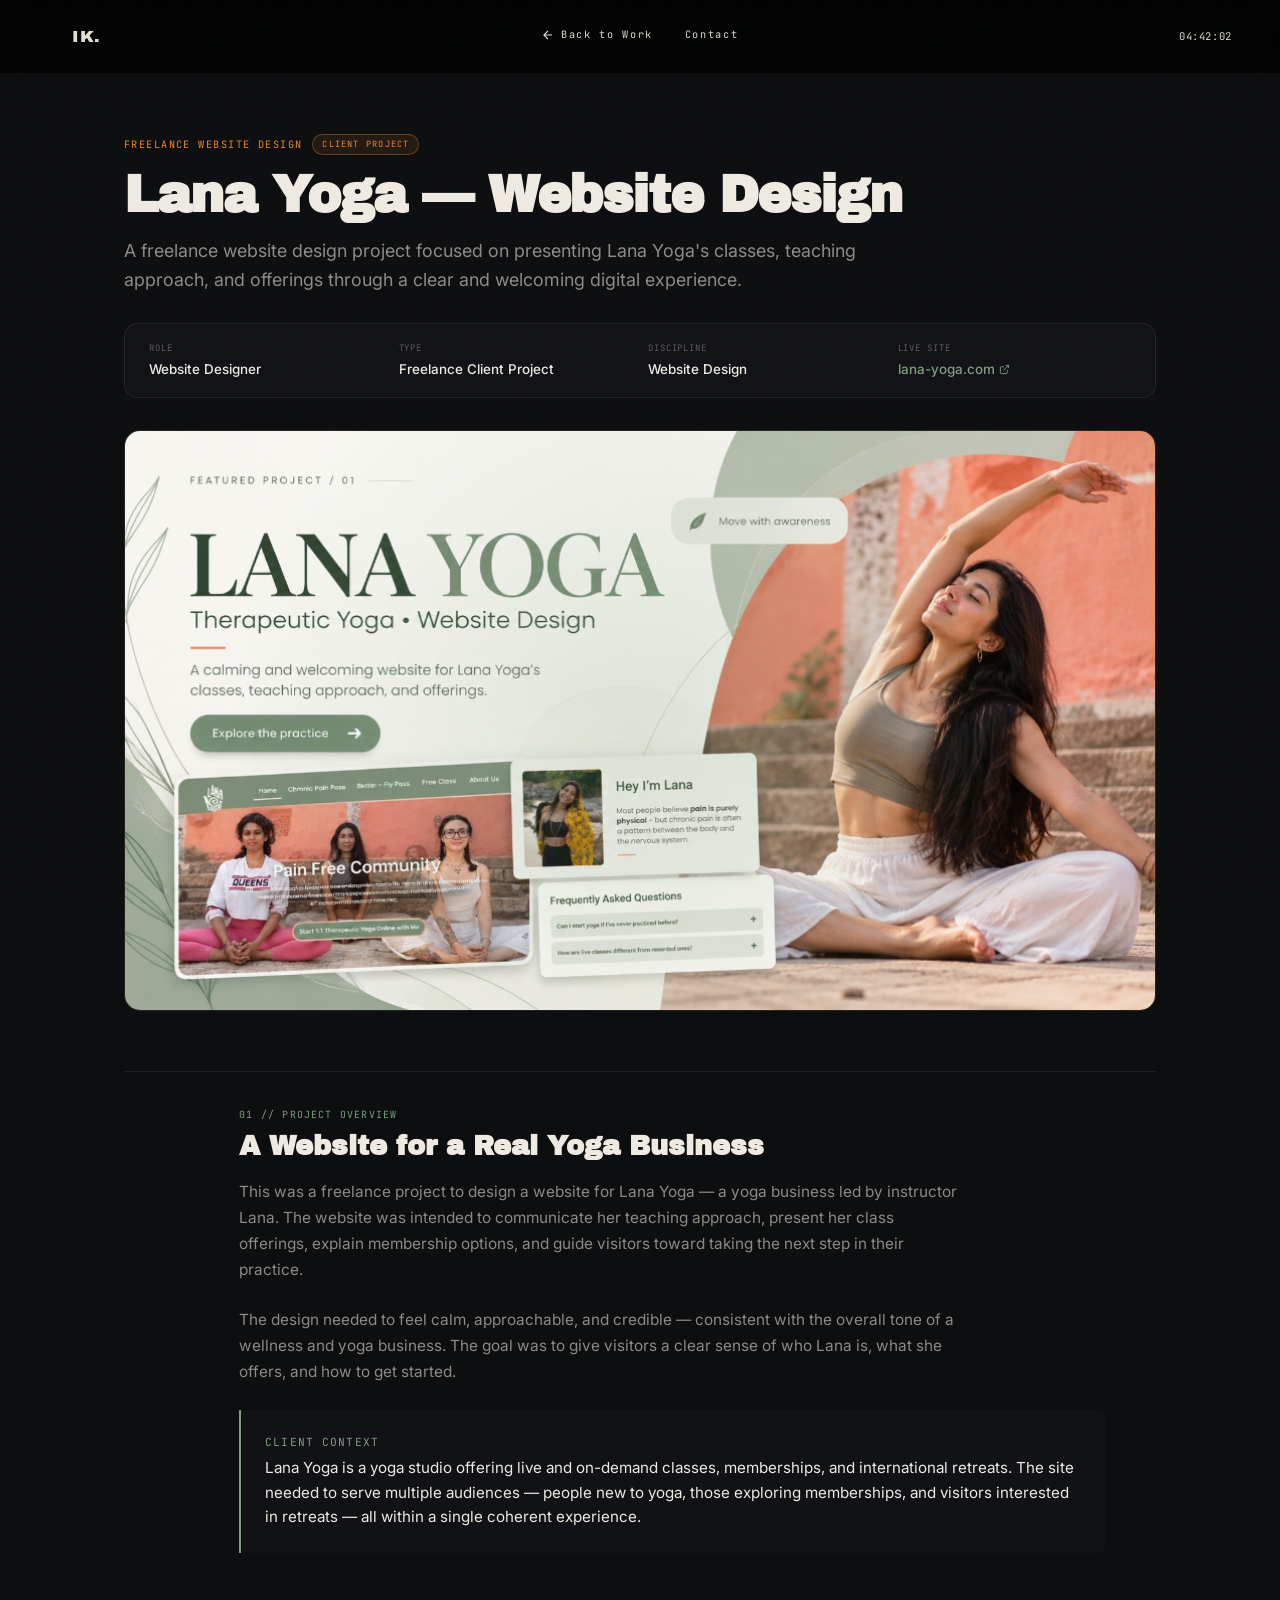
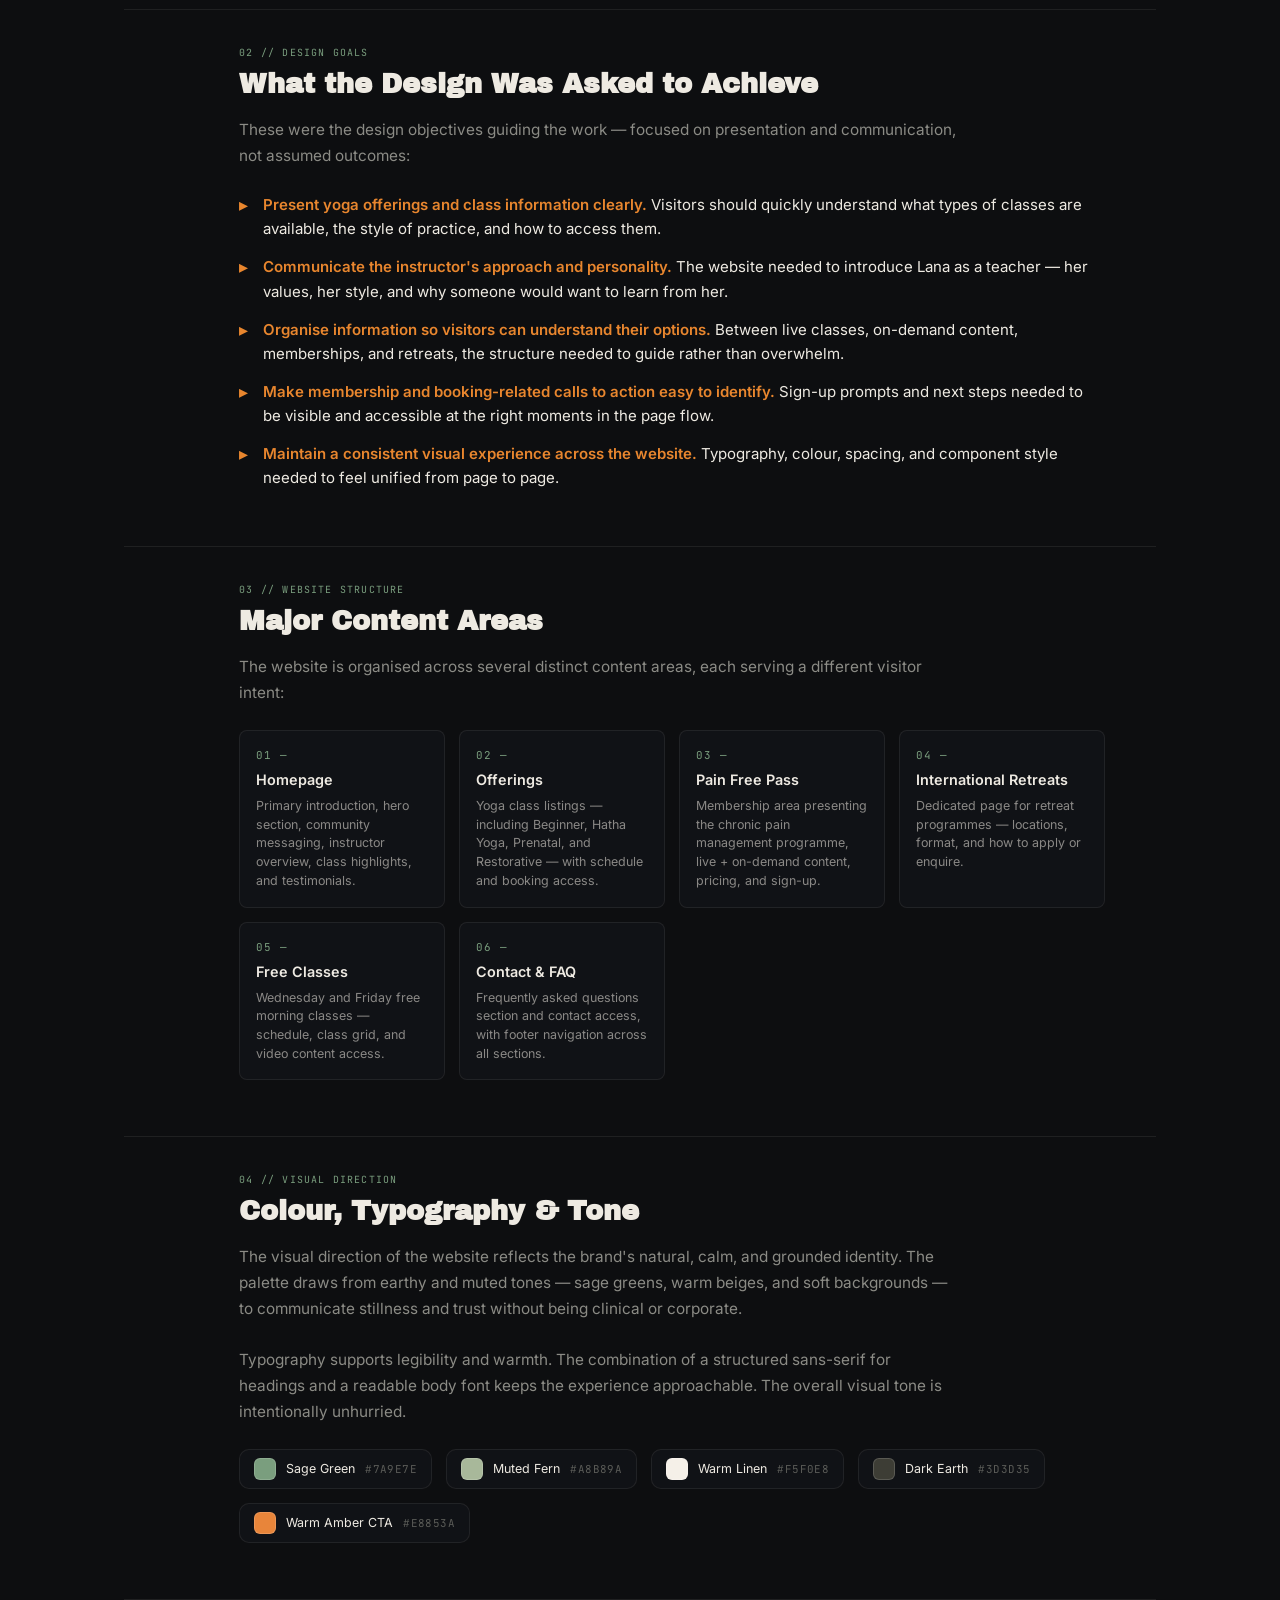
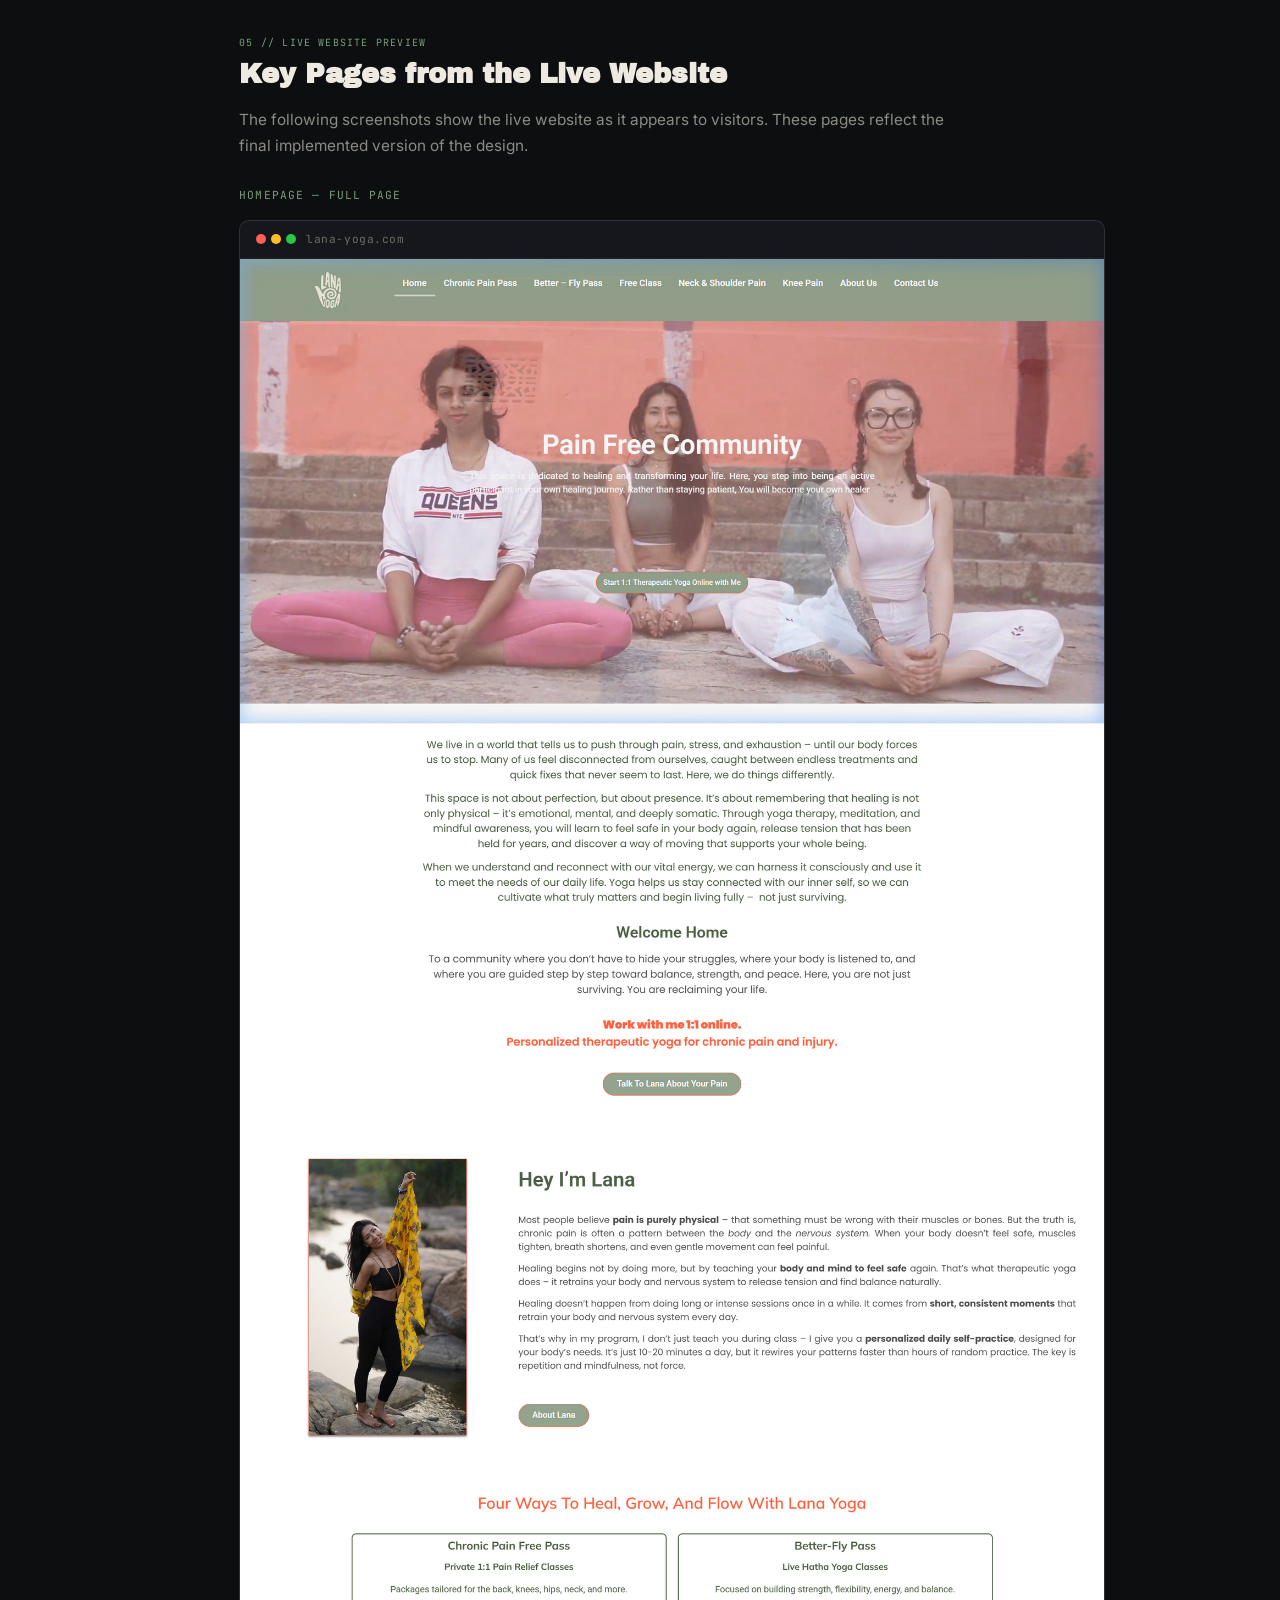
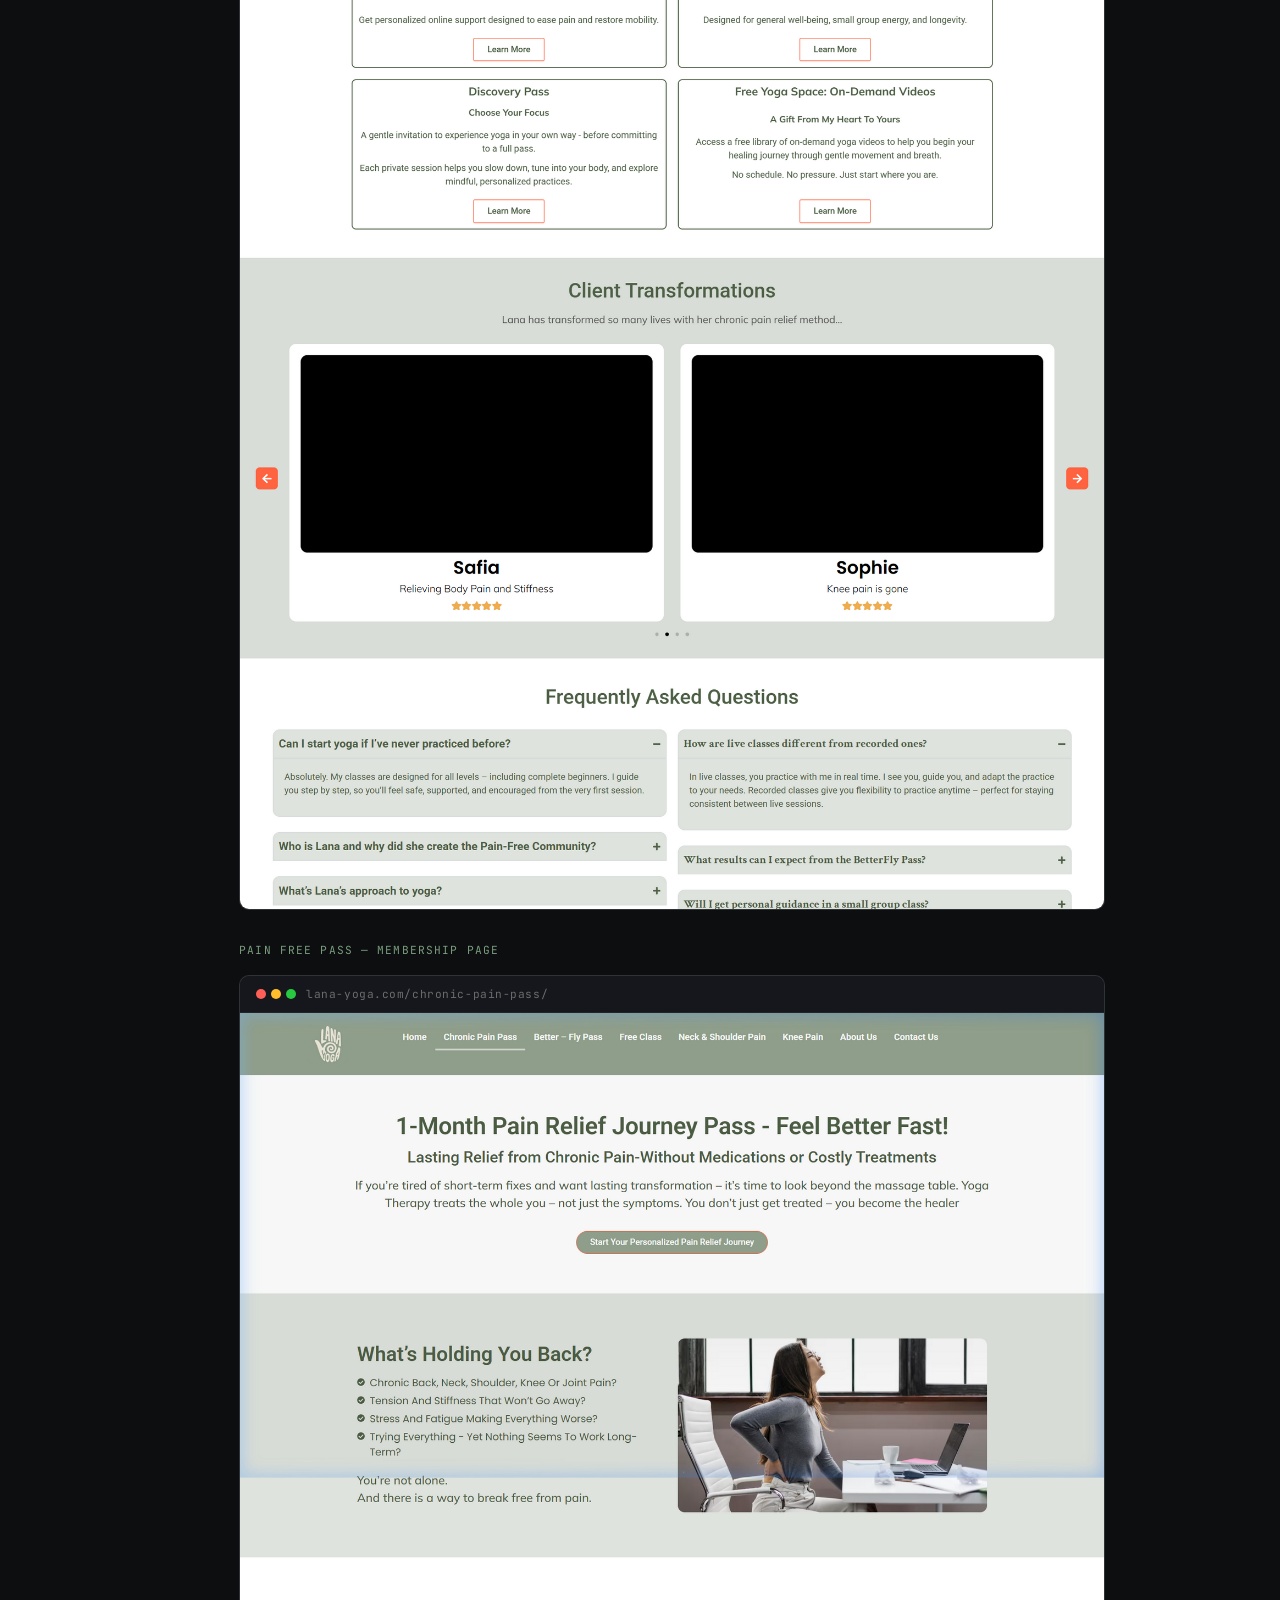
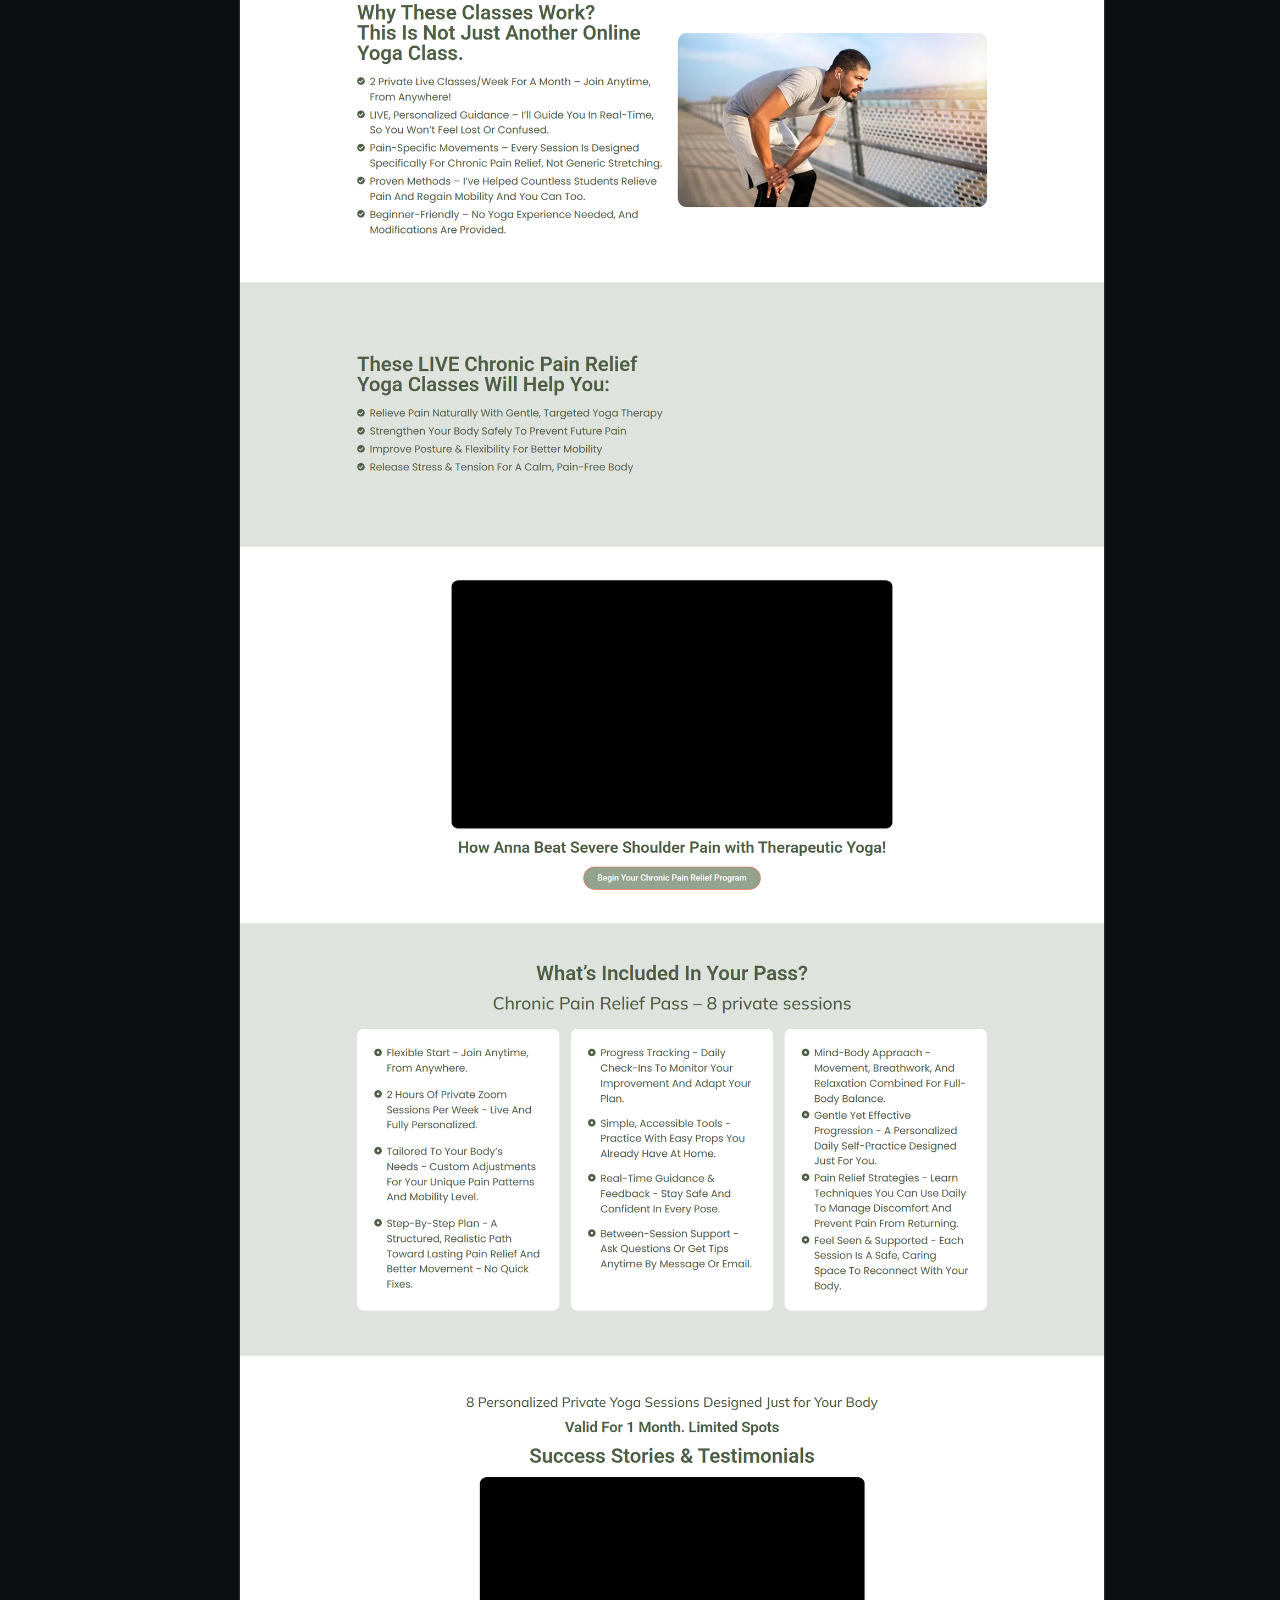
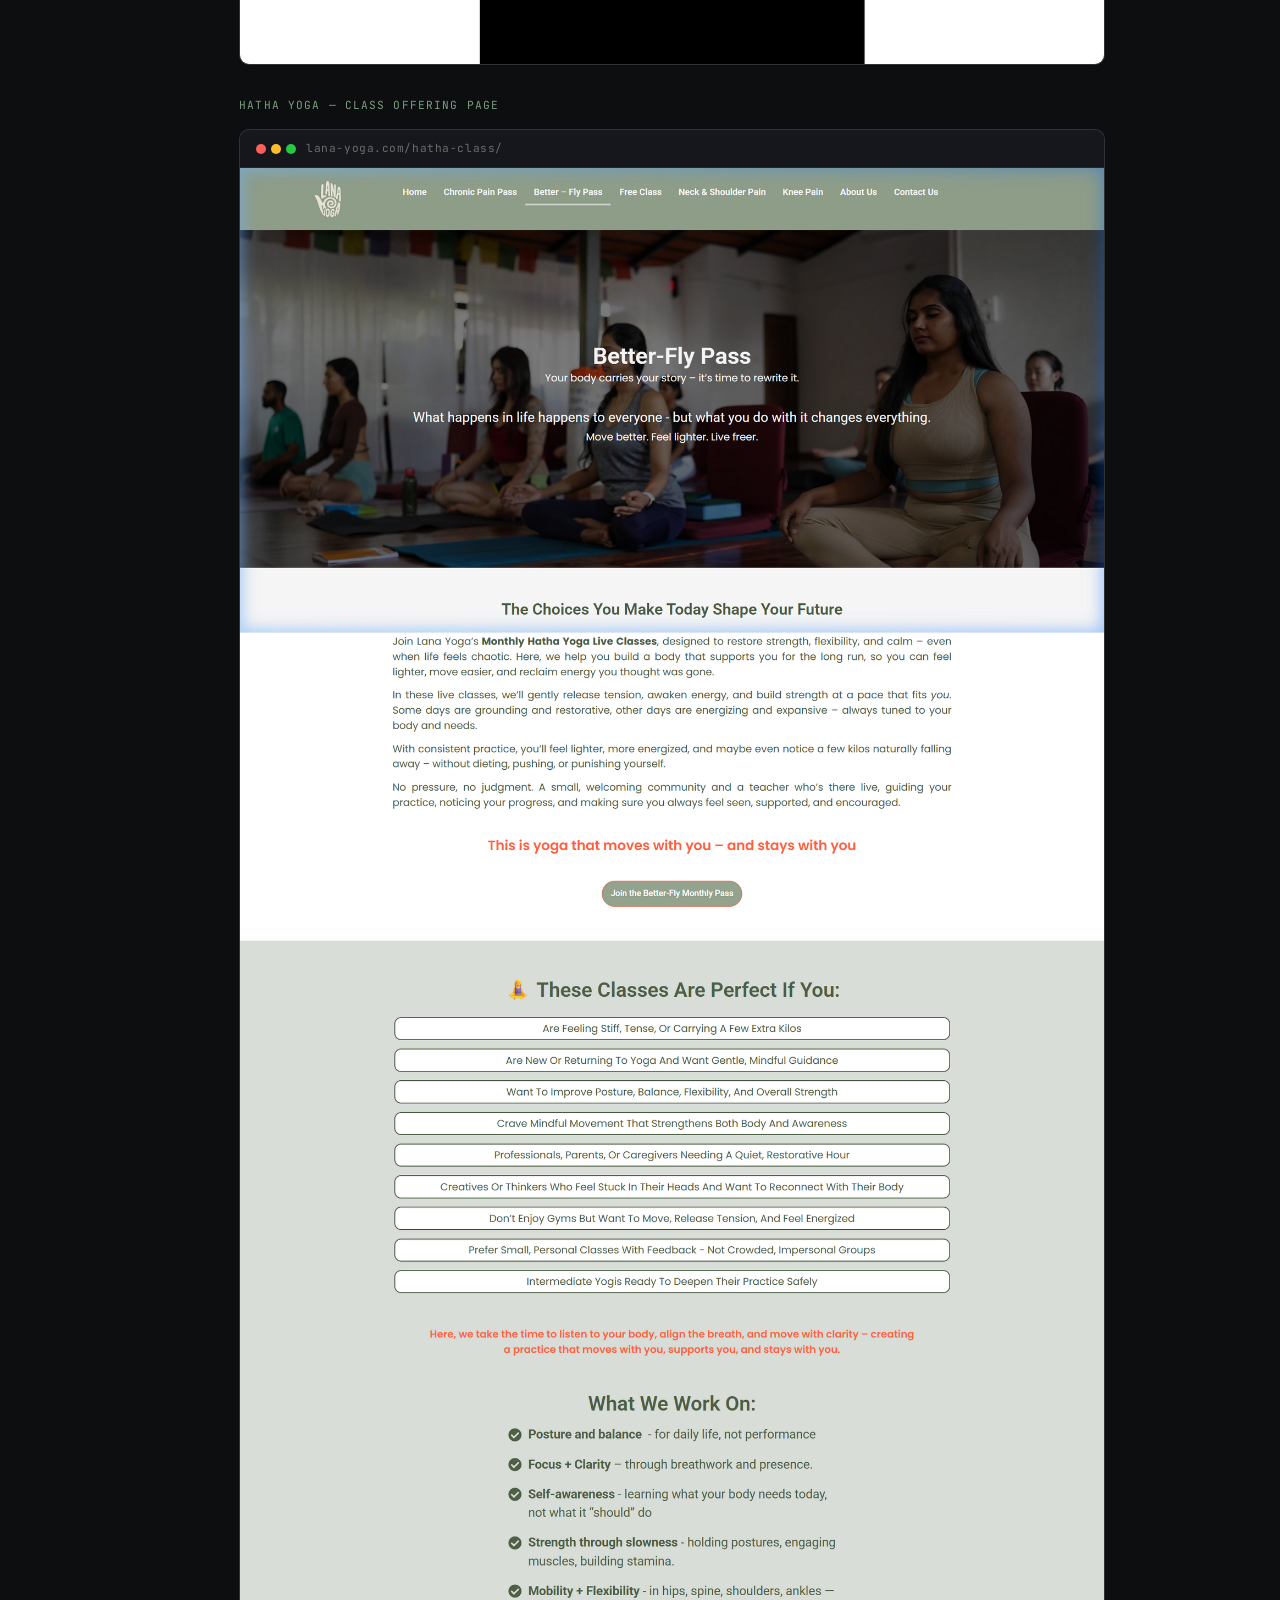
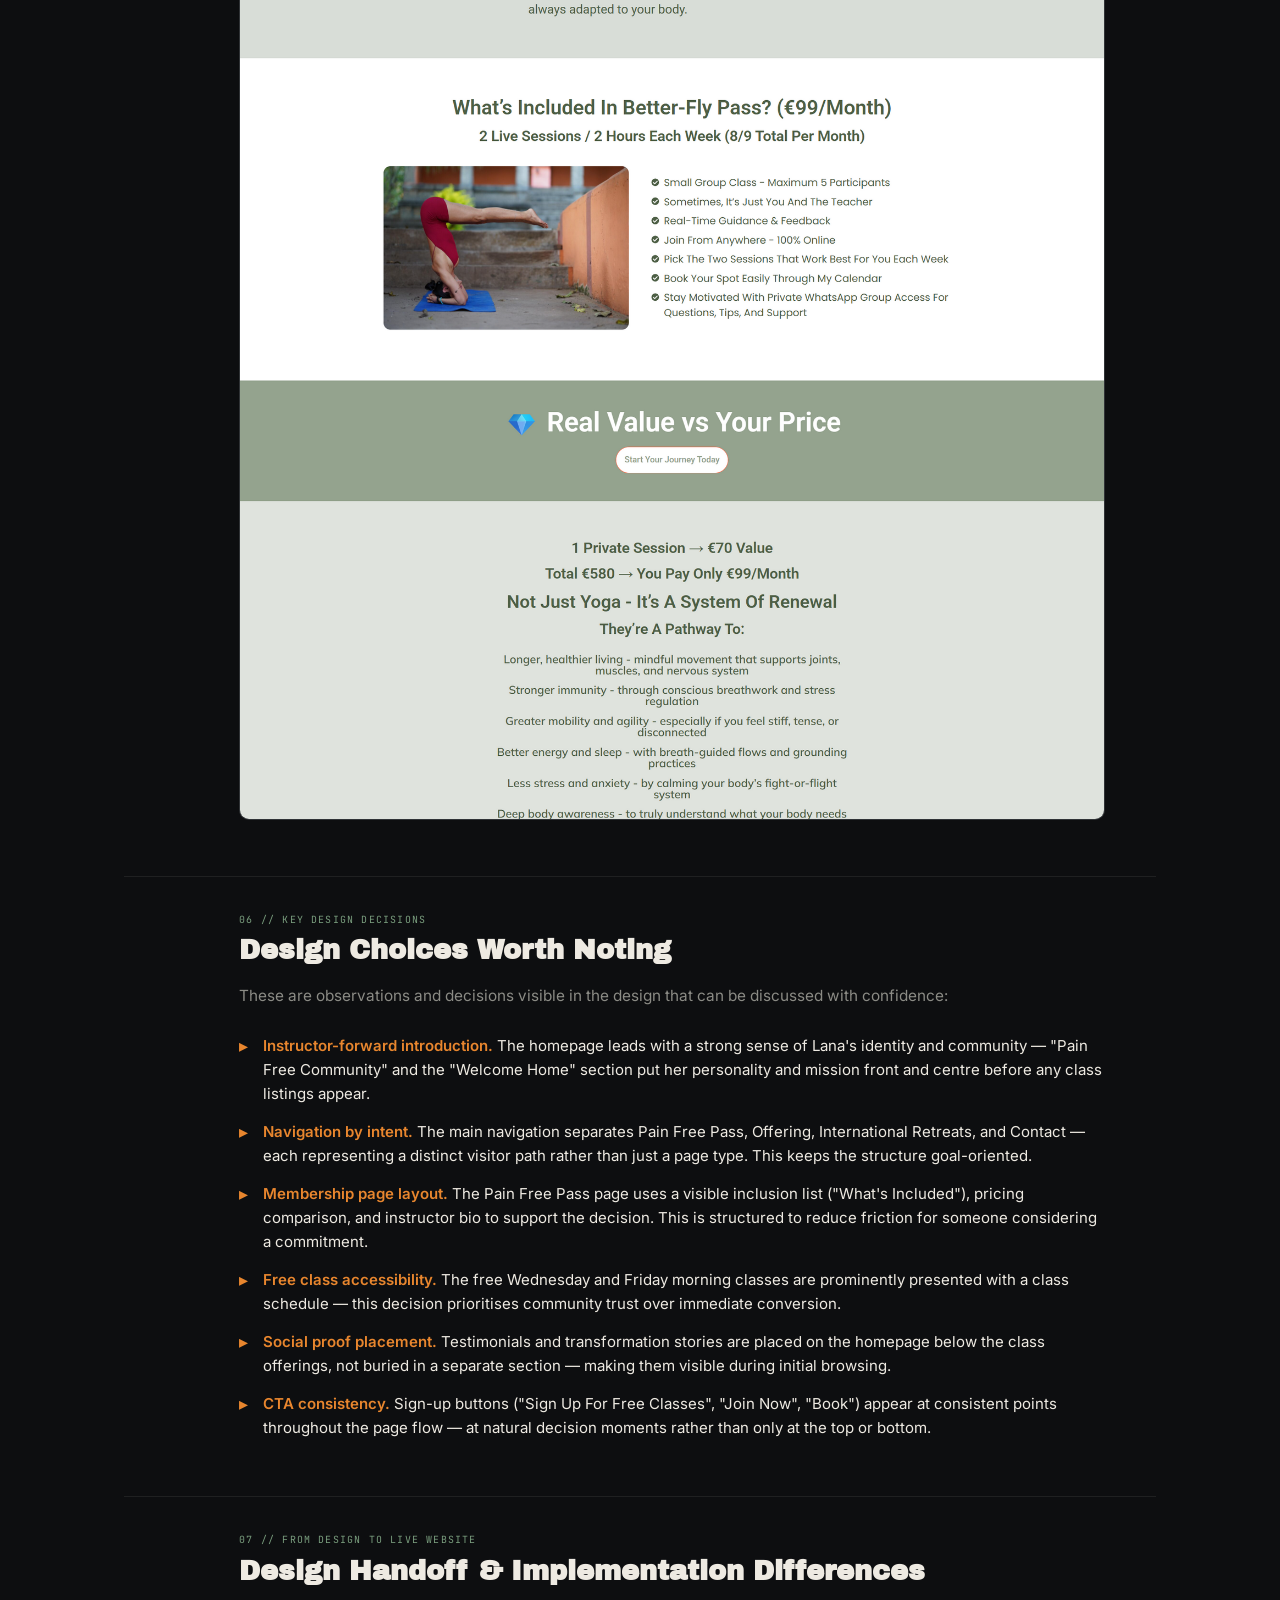
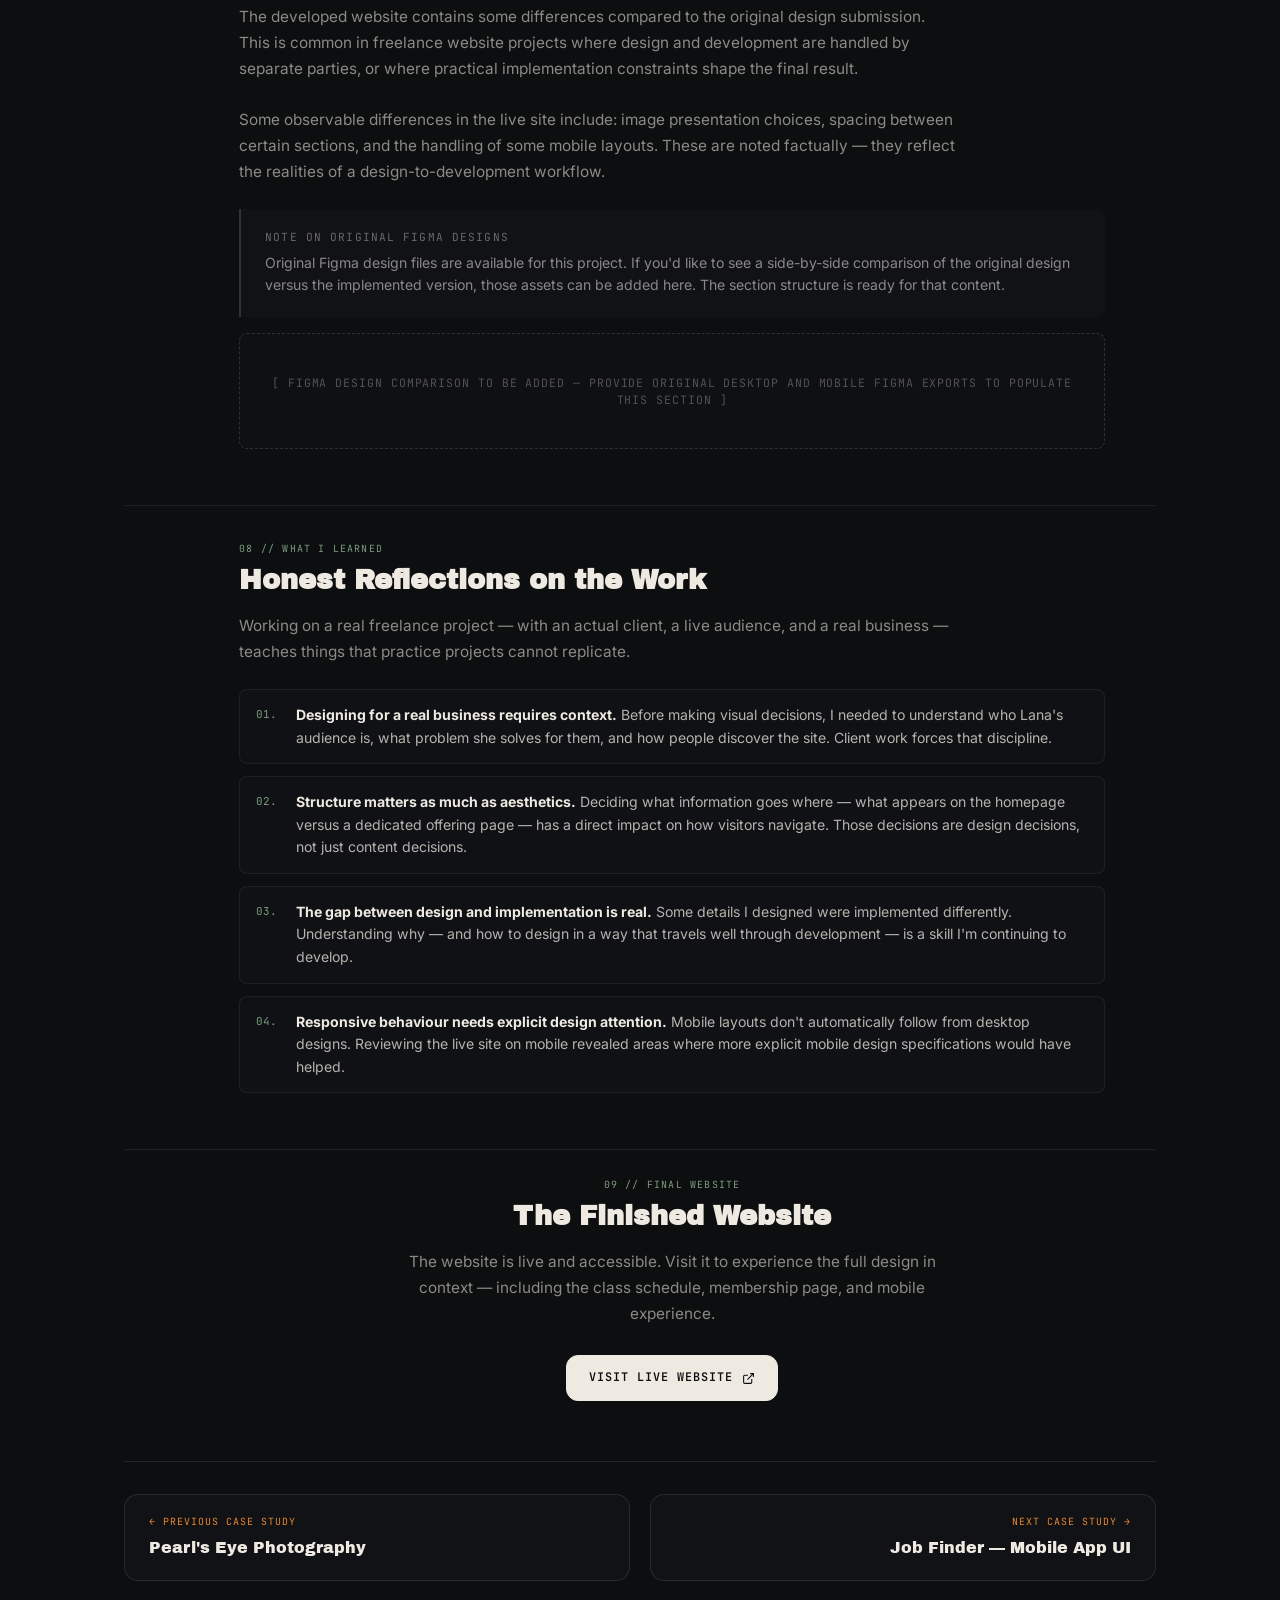
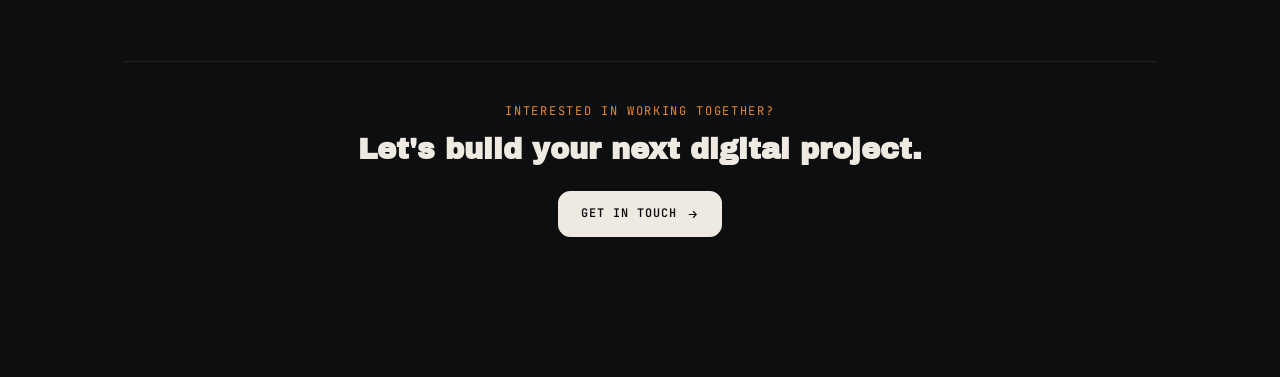
<file: work/fintra/index.html>
<!DOCTYPE html>
<html lang="en">
<head>
  <meta charset="UTF-8">
  <meta http-equiv="refresh" content="0; url=/work/lana-yoga/">
  <title>Redirecting... | Ismail Khan Portfolio</title>
  <link rel="canonical" href="https://ismail-porfolio.vercel.app/work/lana-yoga/">
  <script>window.location.replace('/work/lana-yoga/');</script>
</head>
<body>
  <p>Redirecting to <a href="/work/lana-yoga/">Lana Yoga Case Study</a>…</p>
</body>
</html>
</file>
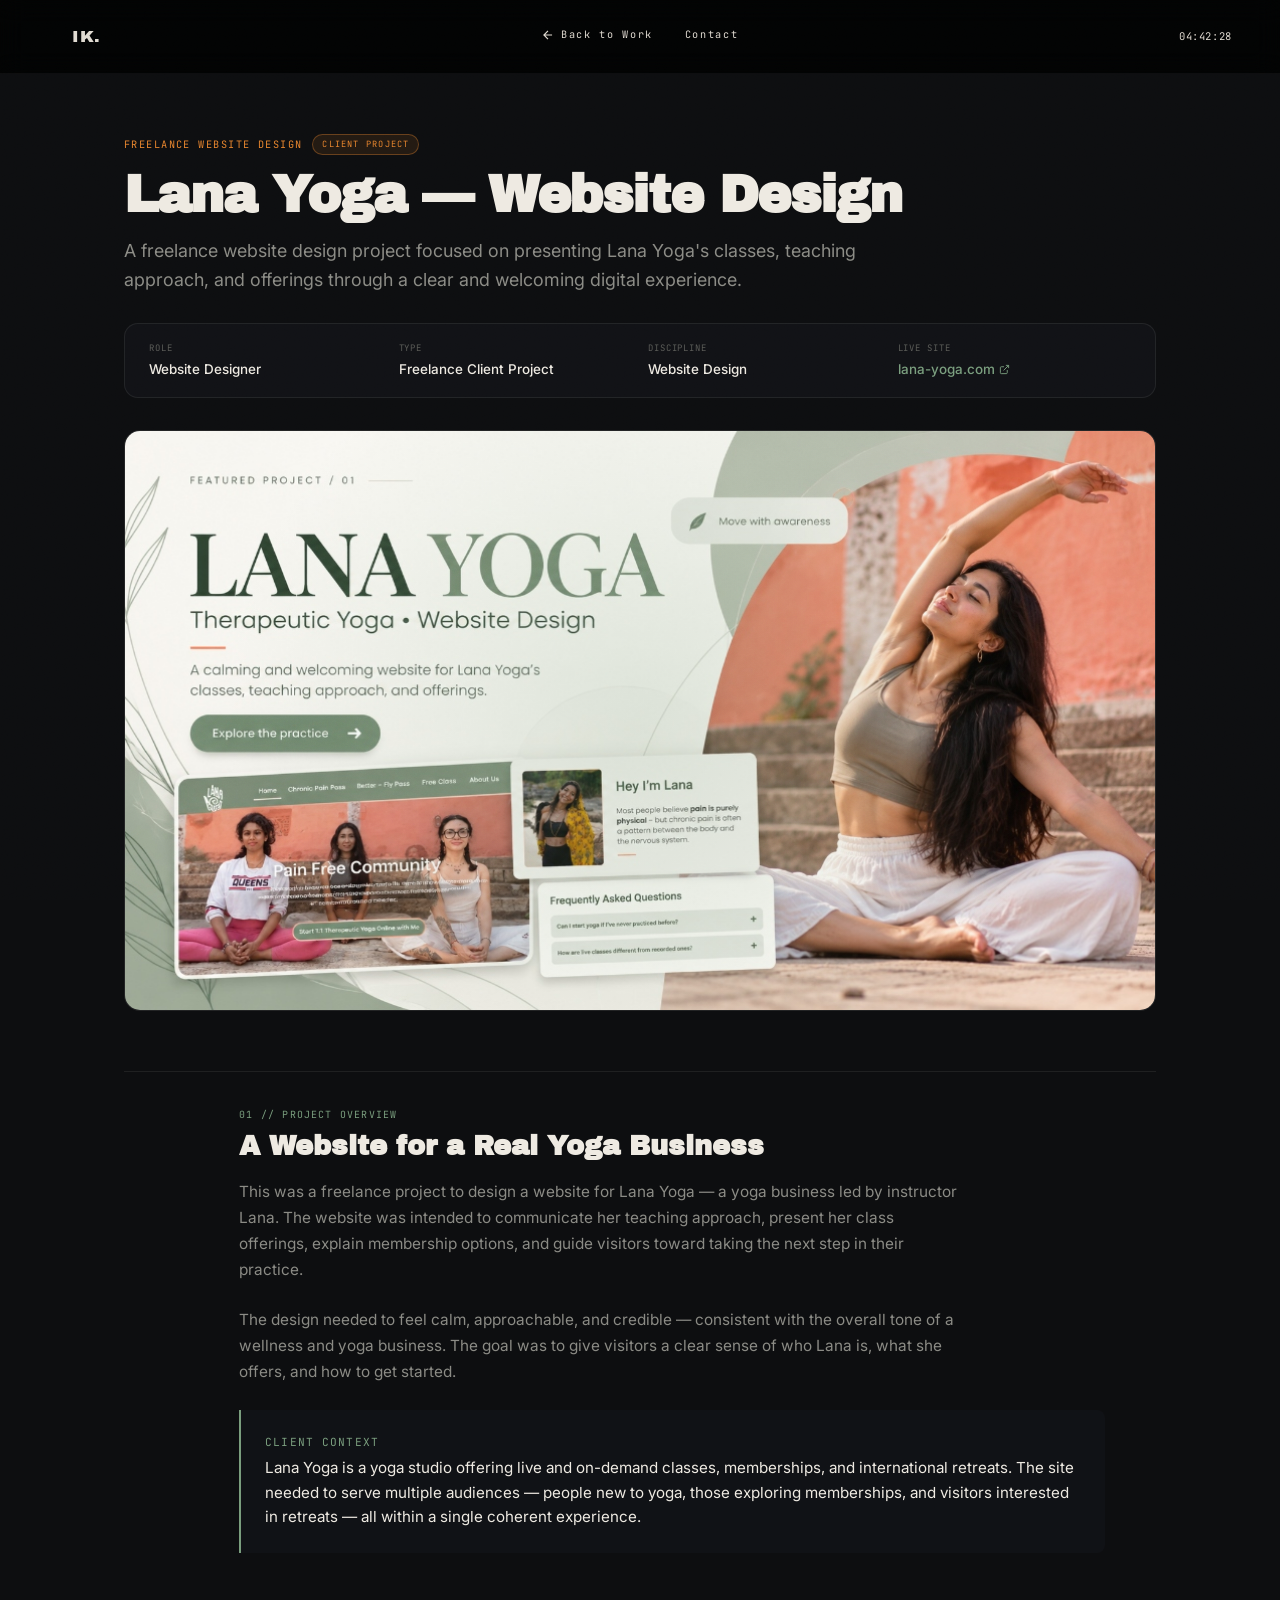
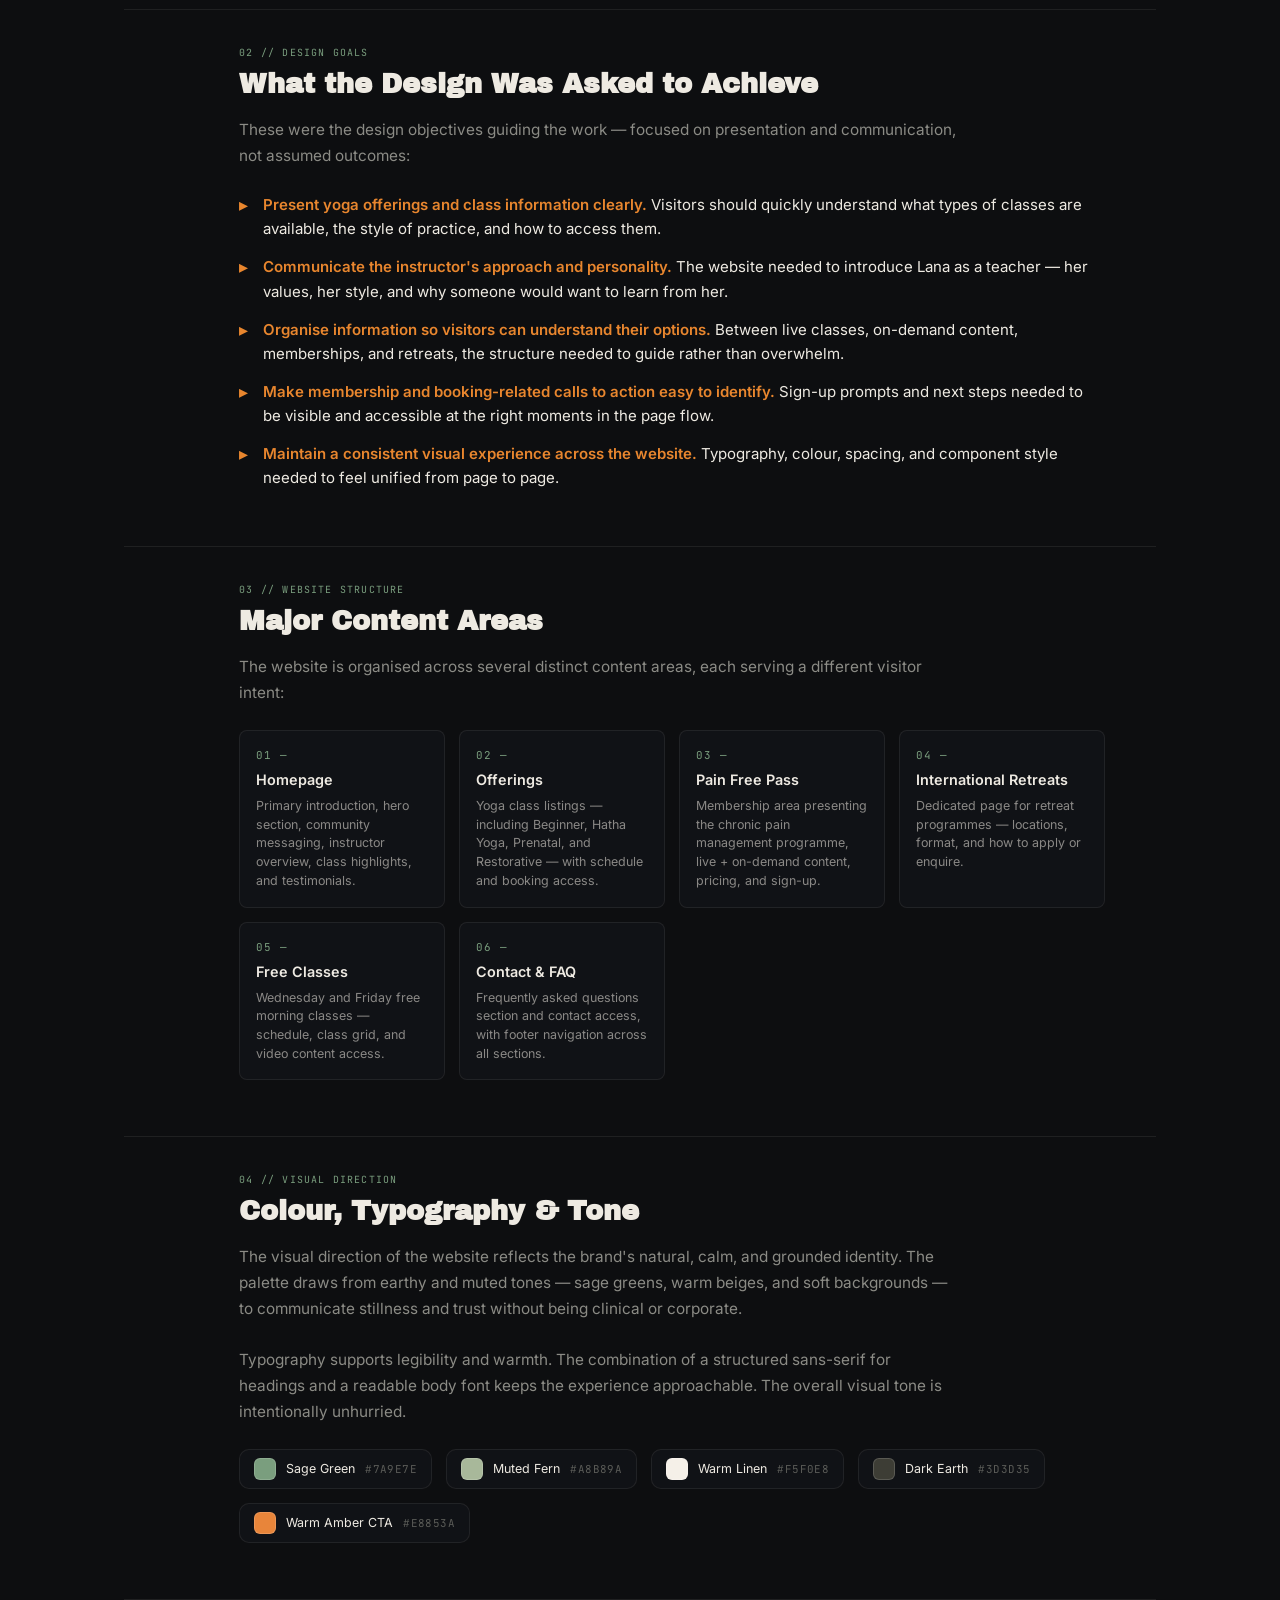
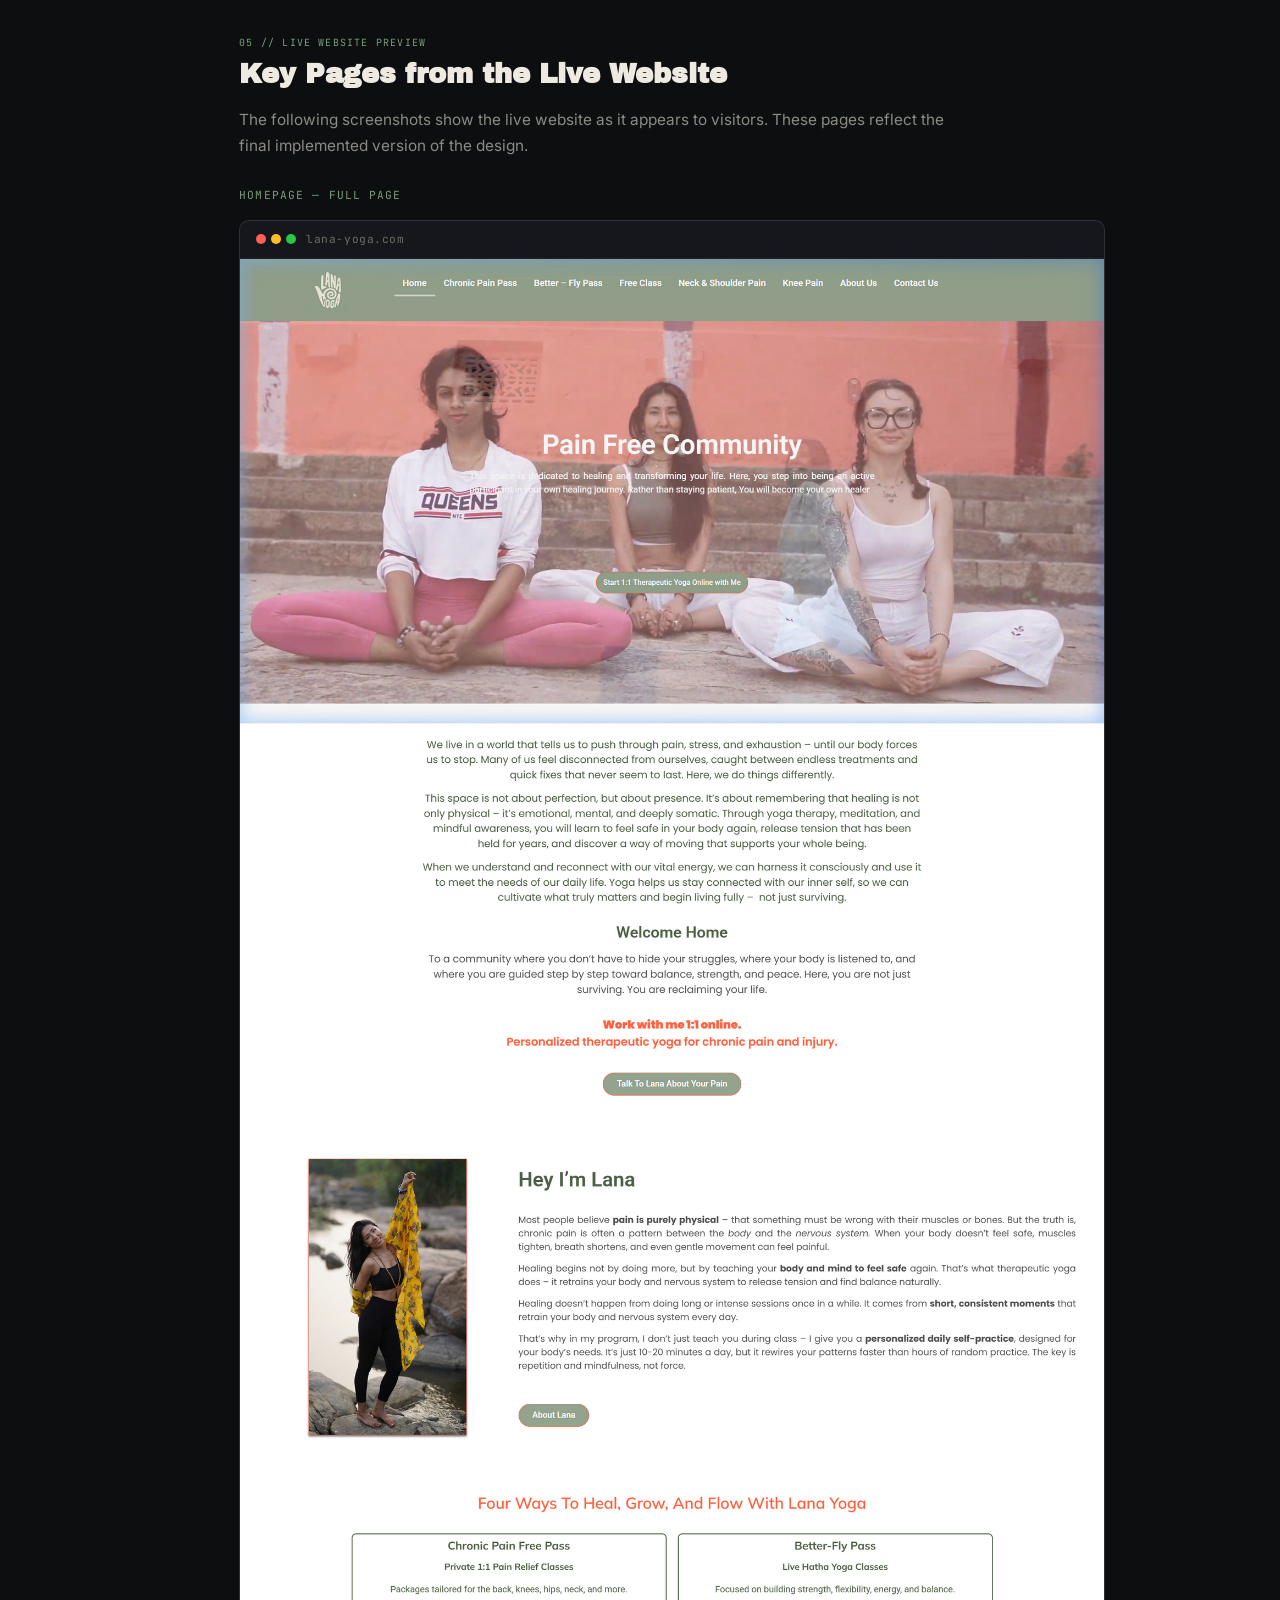
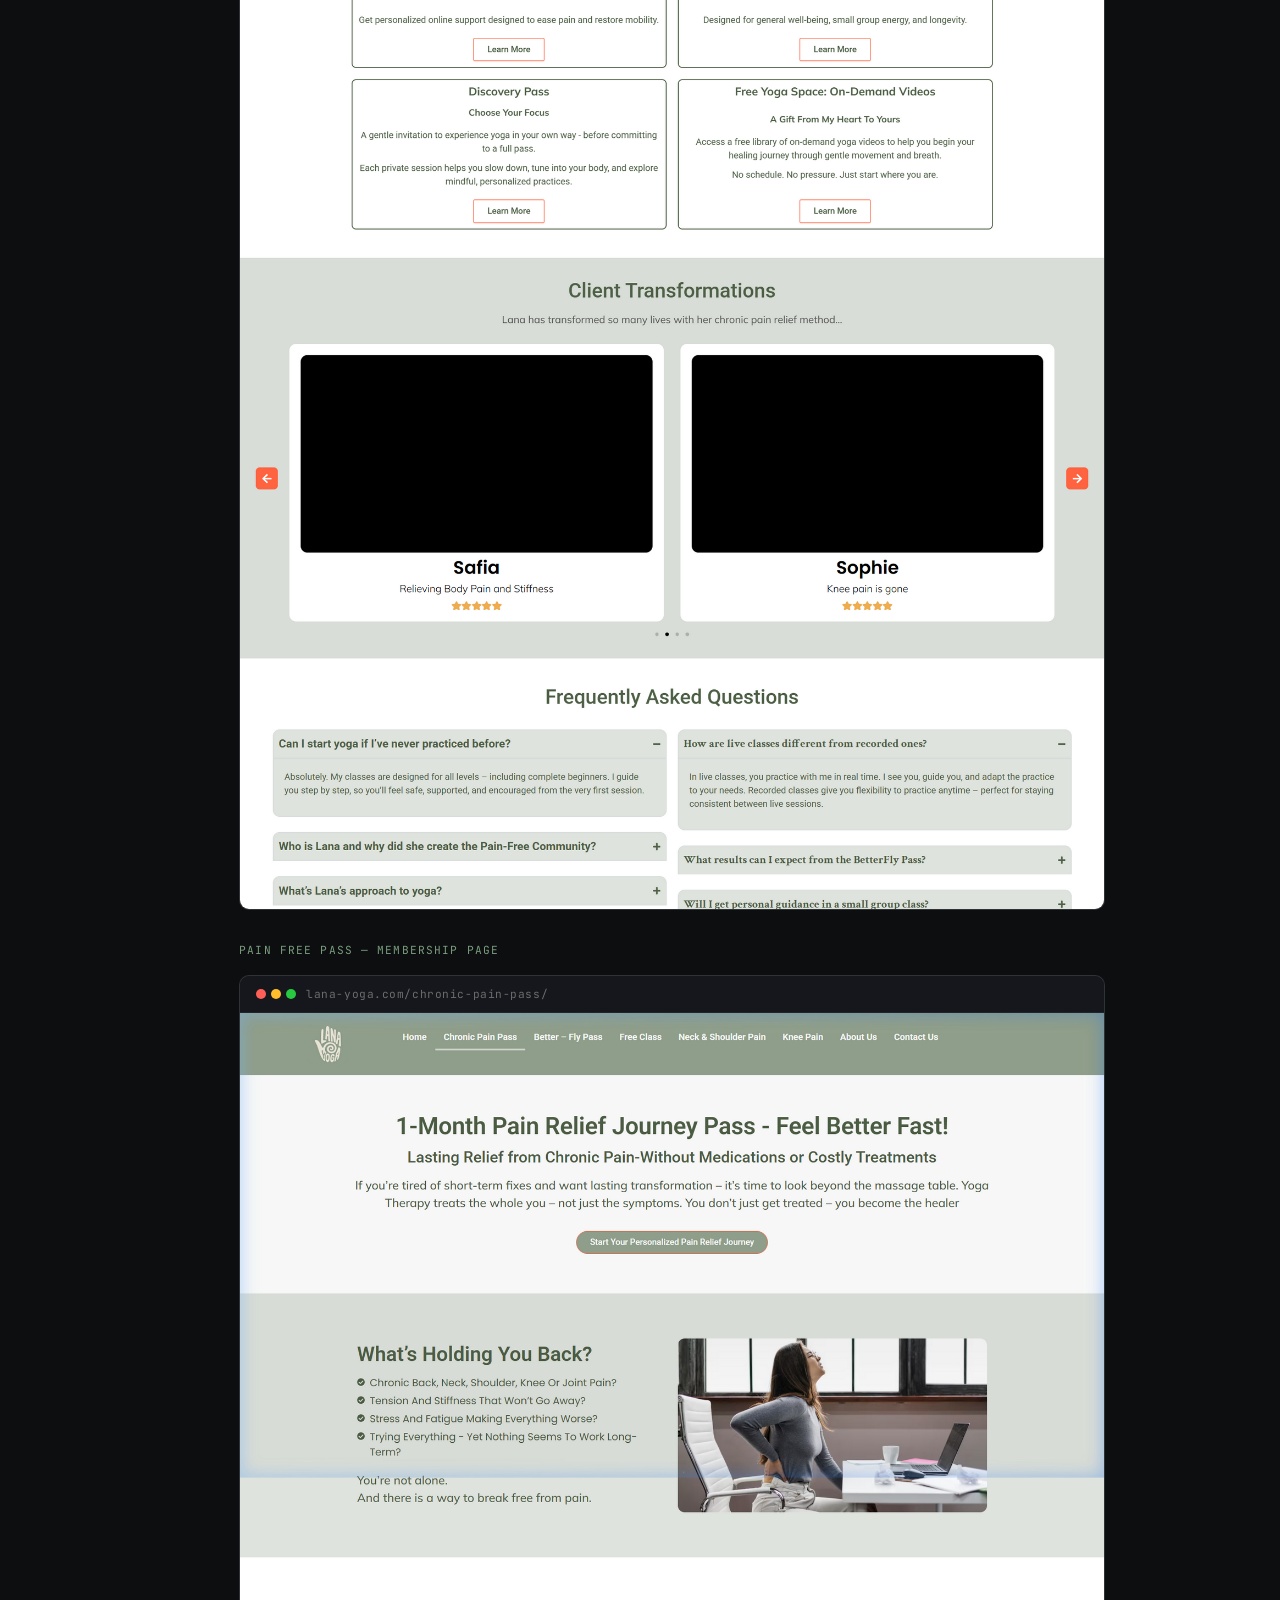
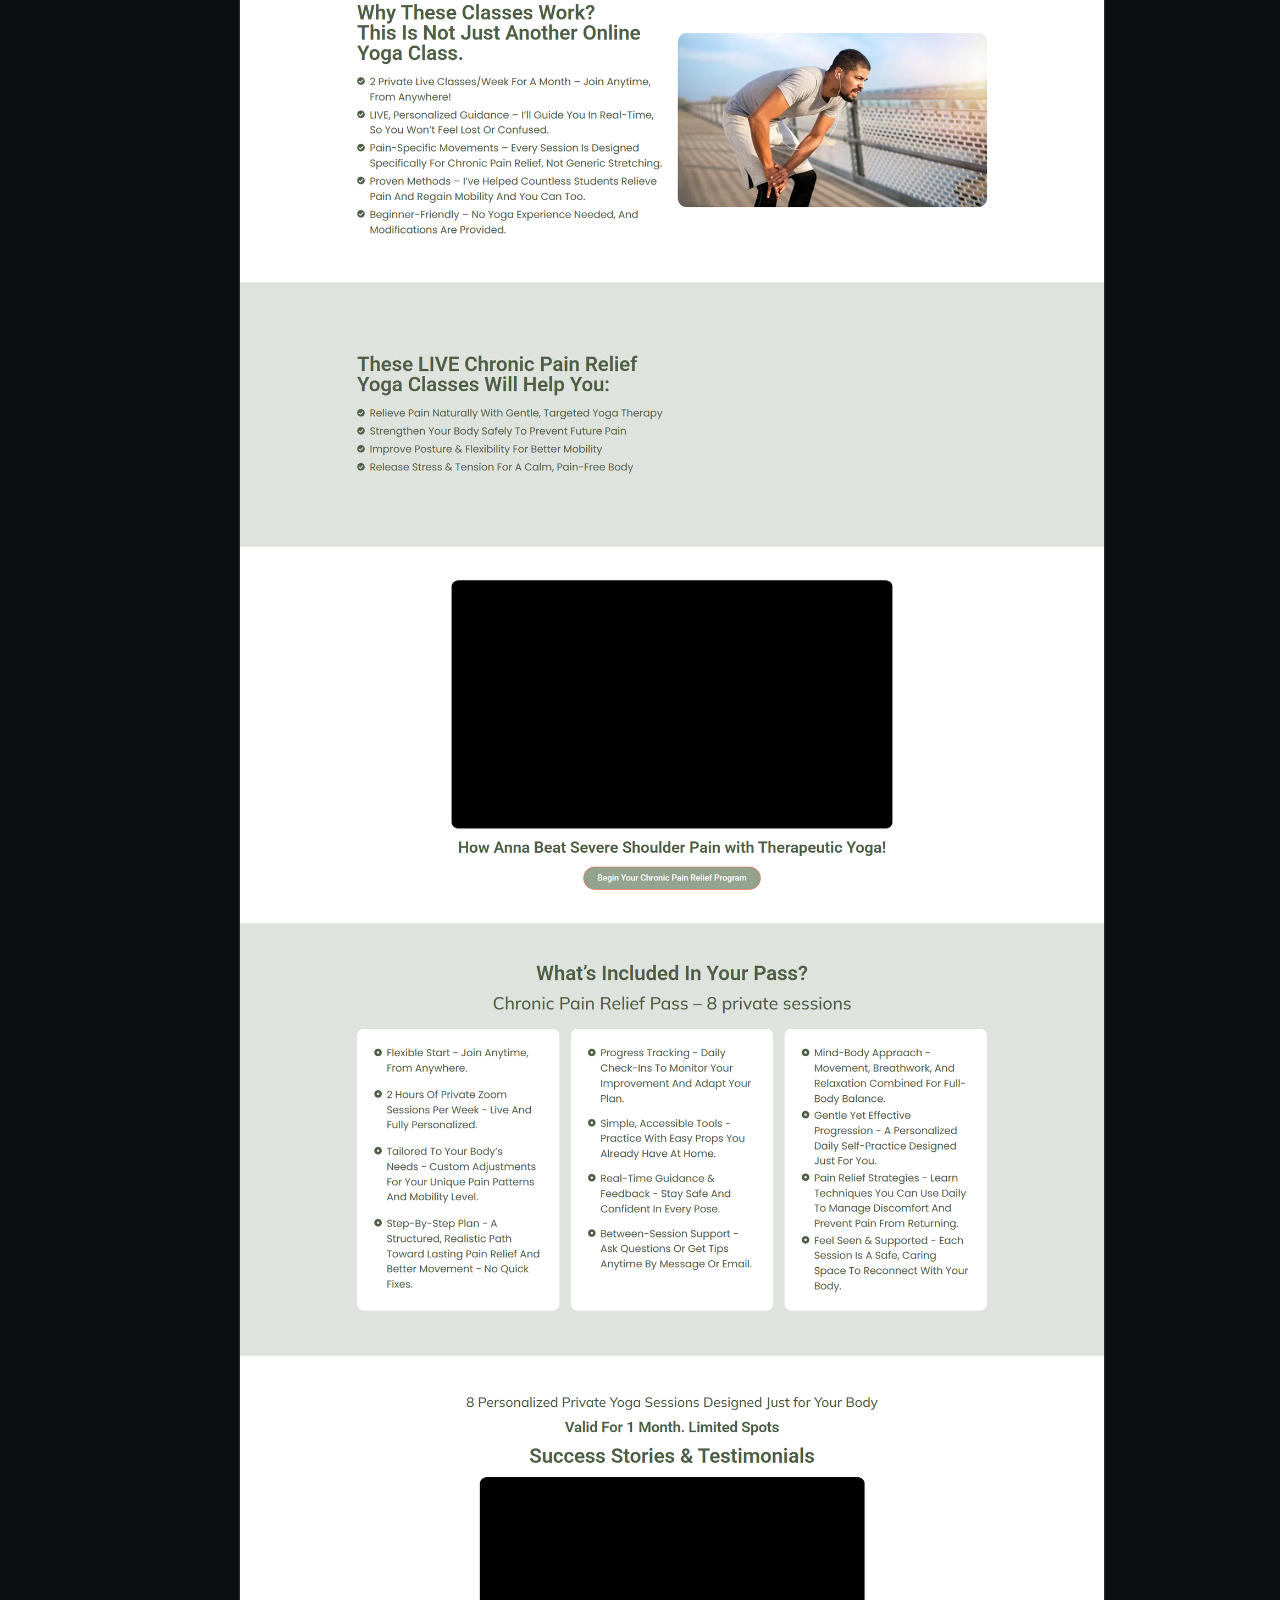
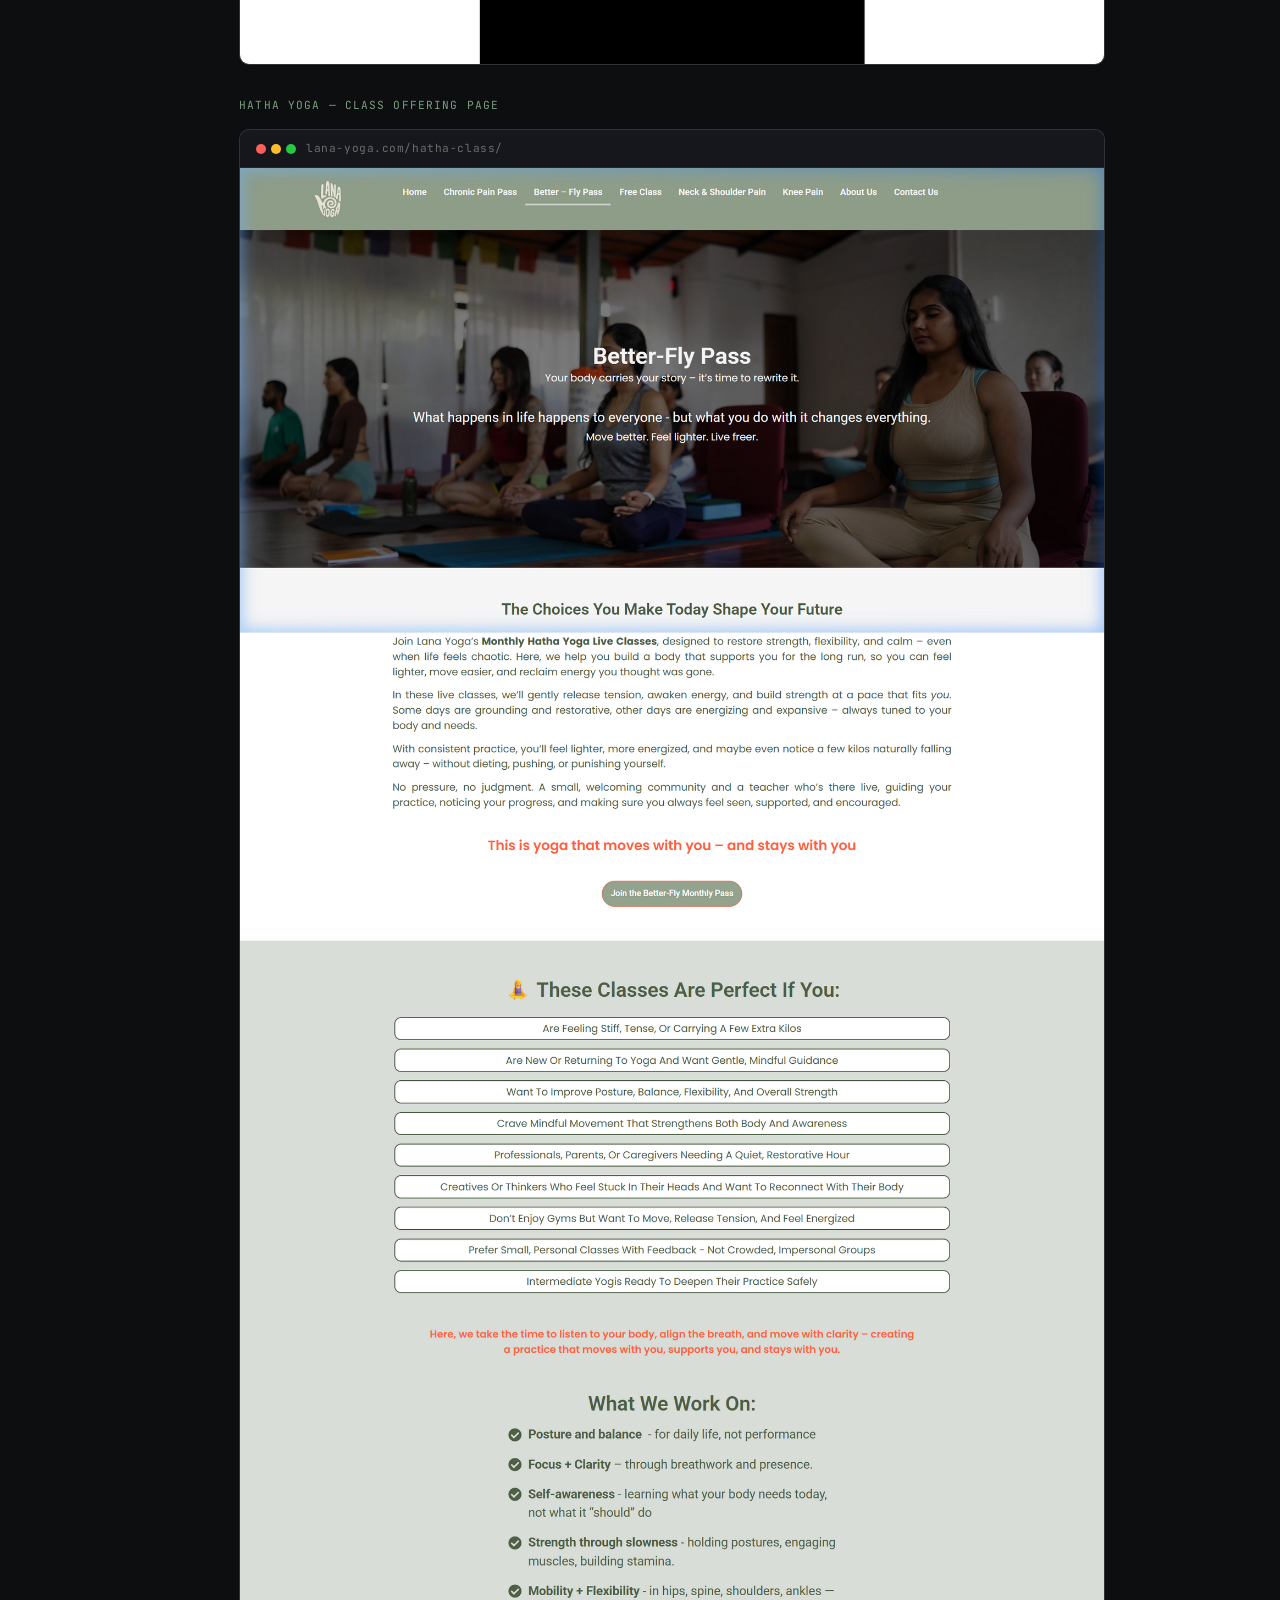
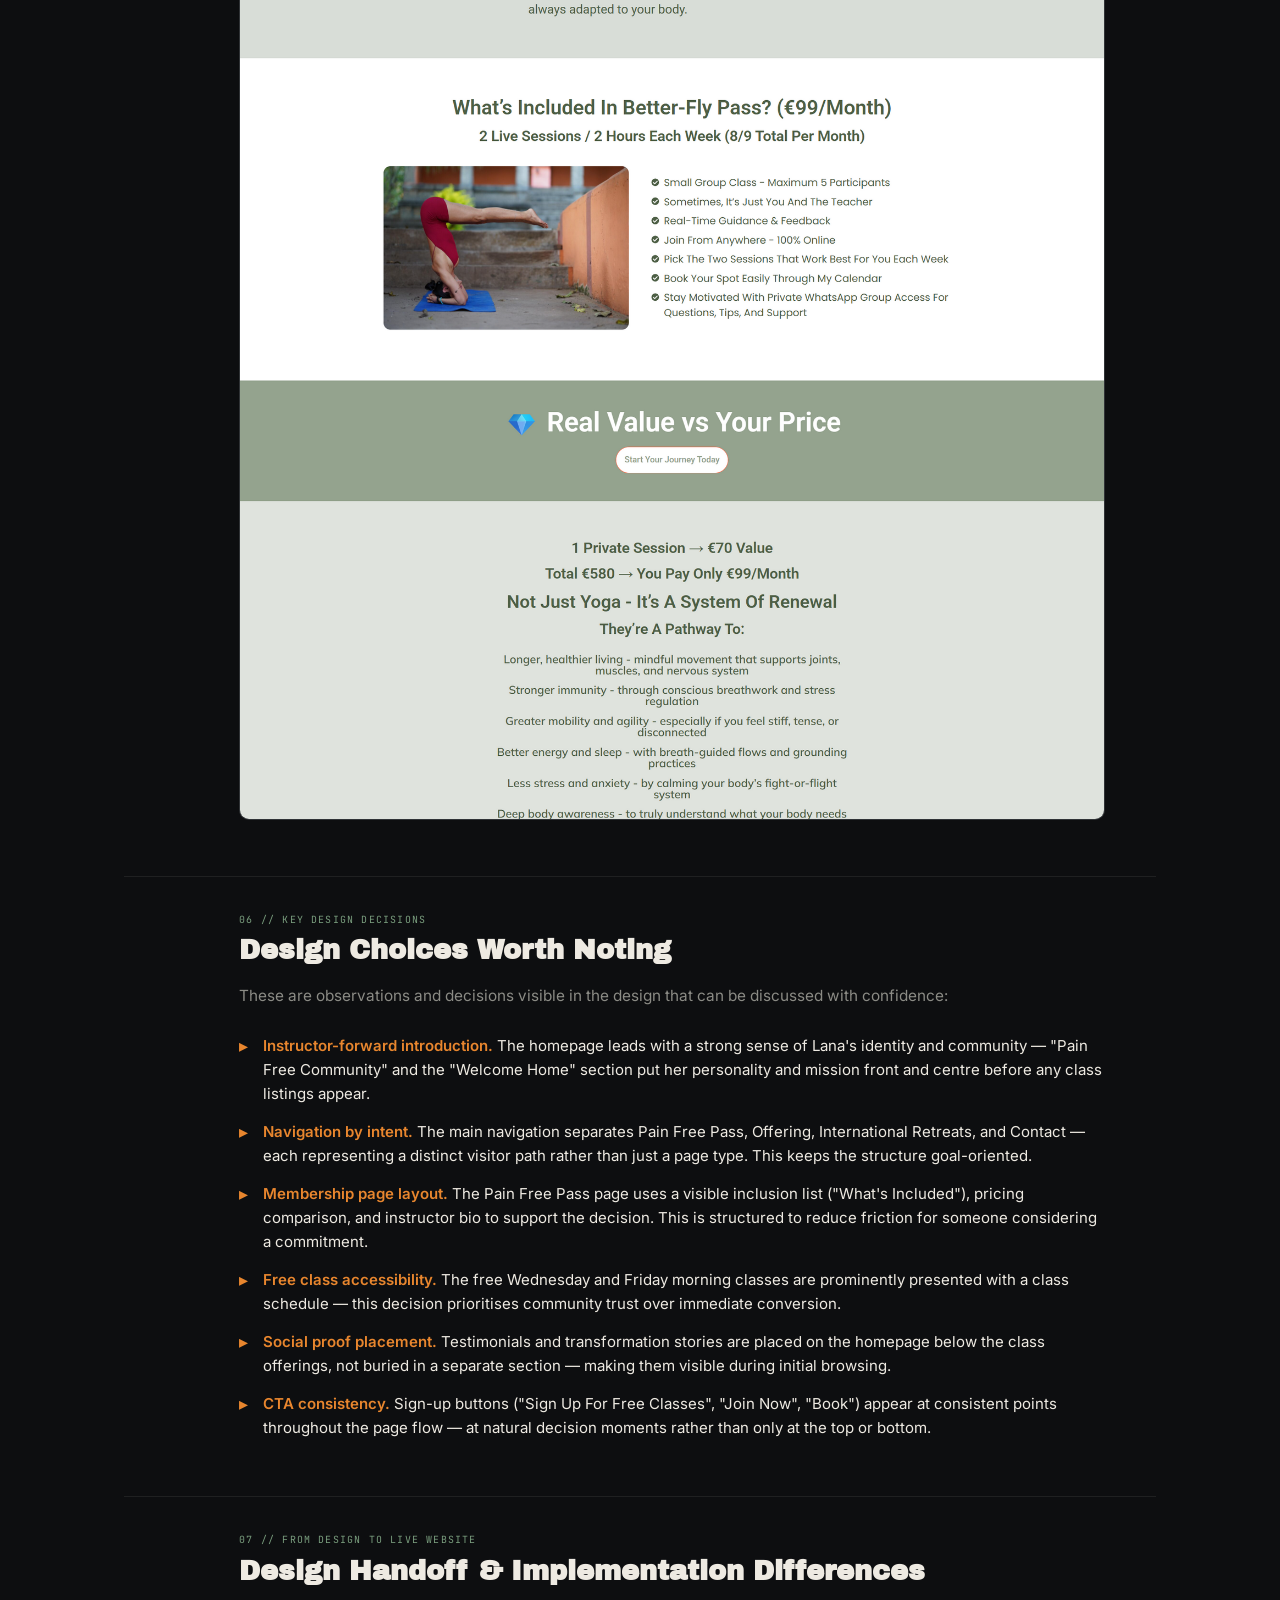
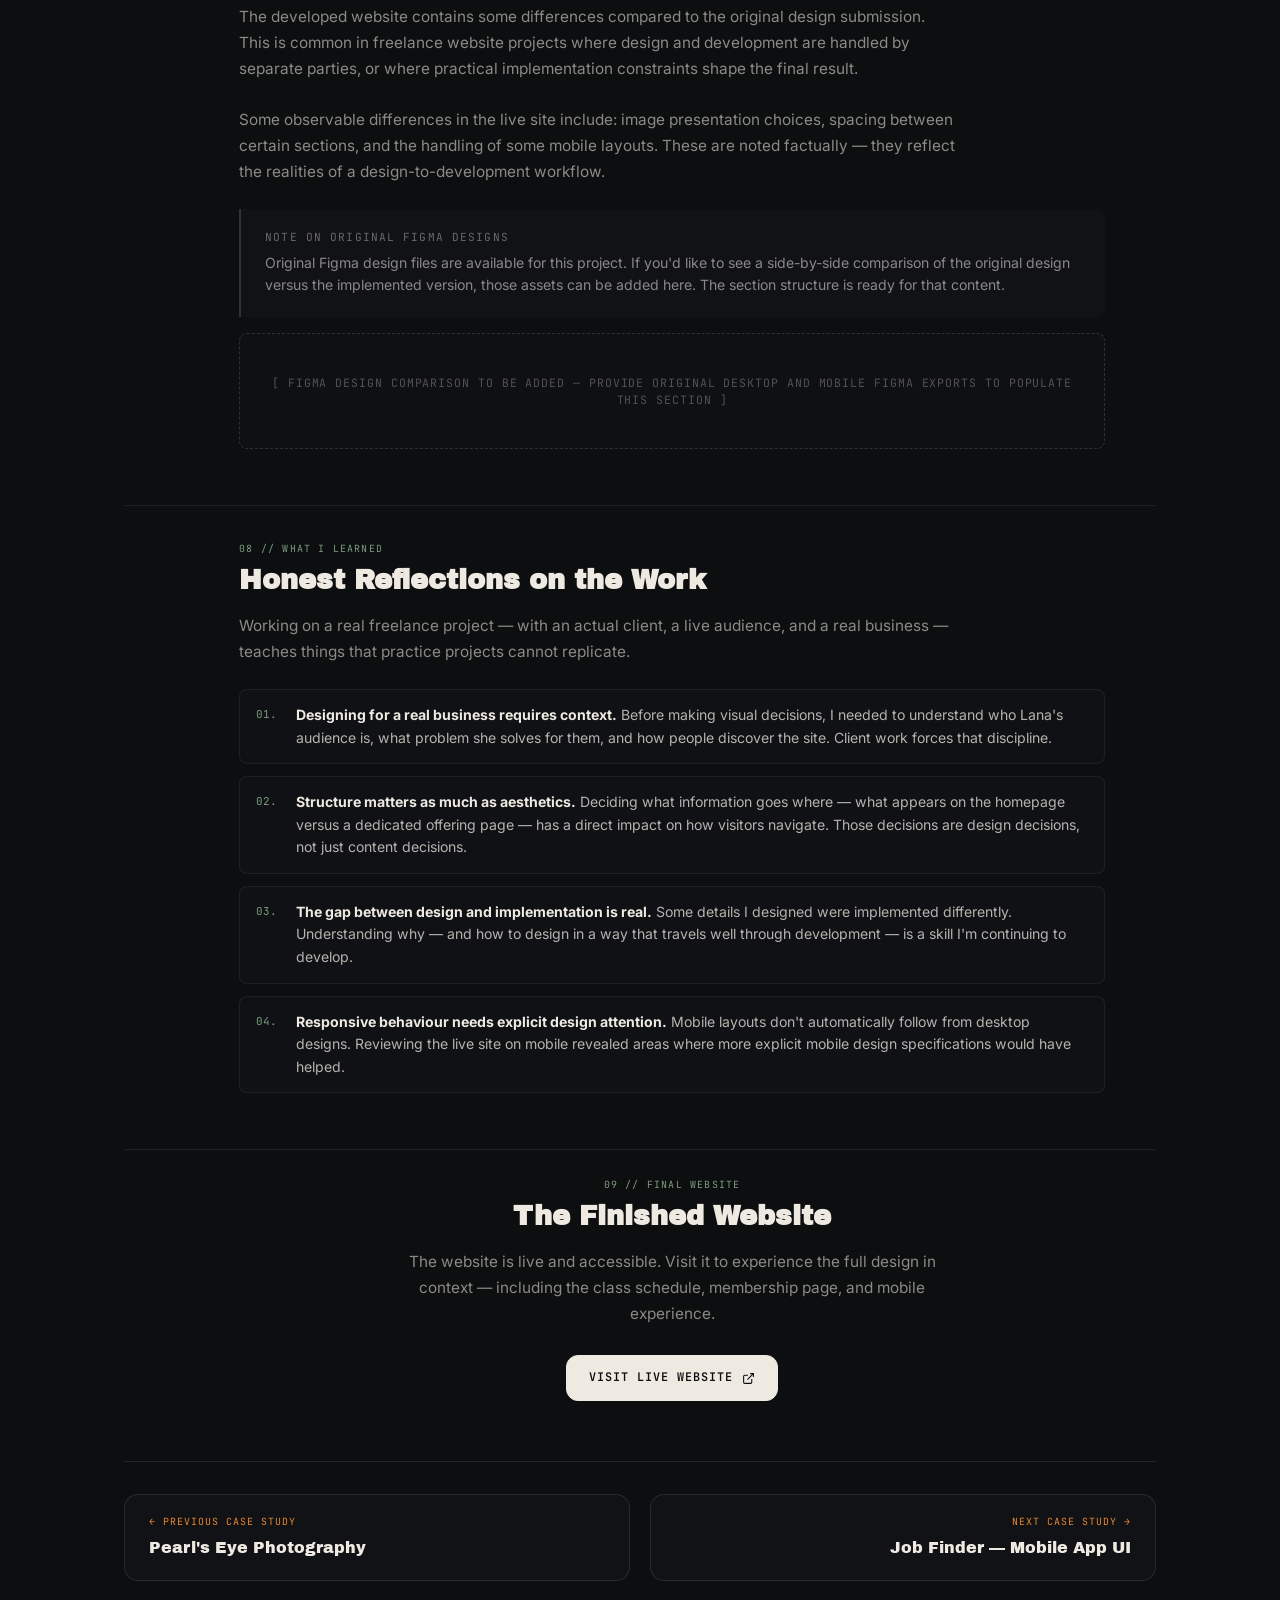
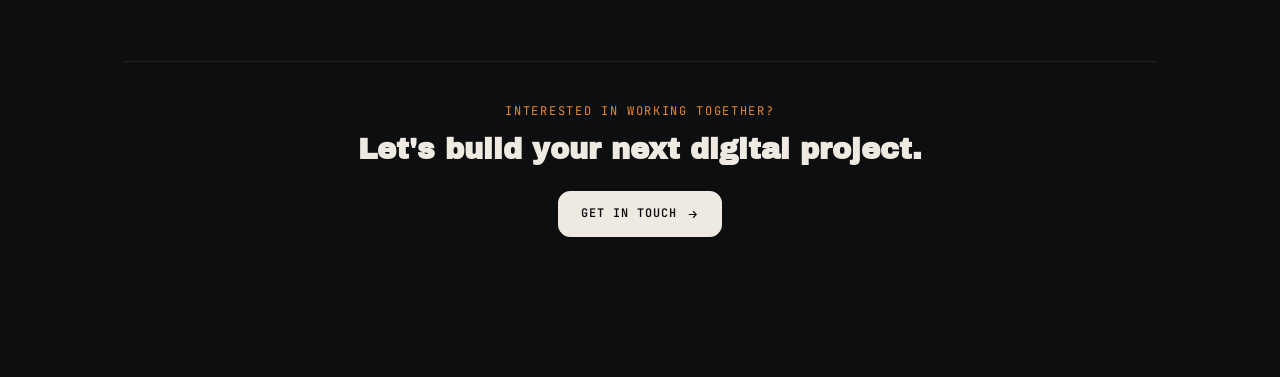
<file: work/lana-yoga/index.html>
<!DOCTYPE html>
<html lang="en">
<head>
  <meta charset="UTF-8">
  <meta name="viewport" content="width=device-width, initial-scale=1.0">
  
  <!-- Primary SEO Meta Tags -->
  <title>Lana Yoga — Website Design Case Study | Ismail Khan</title>
  <meta name="description" content="A freelance website design case study by Ismail Khan. Designing a clear, welcoming digital presence for Lana Yoga — a yoga business offering classes, memberships, and international retreats.">
  <meta name="keywords" content="Lana Yoga, Website Design, Freelance Web Design, UI Design, Yoga Website, Ismail Khan, Case Study">
  <meta name="author" content="Ismail Khan">
  <link rel="canonical" href="https://ismail-porfolio.vercel.app/work/lana-yoga/">
  
  <!-- Open Graph / Facebook -->
  <meta property="og:type" content="article">
  <meta property="og:url" content="https://ismail-porfolio.vercel.app/work/lana-yoga/">
  <meta property="og:site_name" content="Ismail Khan Portfolio">
  <meta property="og:title" content="Lana Yoga — Website Design Case Study | Ismail Khan">
  <meta property="og:description" content="A freelance website design project presenting Lana Yoga's classes, teaching approach, and offerings through a clear and welcoming digital experience.">
  <meta property="og:image" content="https://ismail-porfolio.vercel.app/assets/images/lana-yoga/hero.jpg">

  <!-- Twitter Card -->
  <meta name="twitter:card" content="summary_large_image">
  <meta name="twitter:url" content="https://ismail-porfolio.vercel.app/work/lana-yoga/">
  <meta name="twitter:title" content="Lana Yoga — Website Design Case Study | Ismail Khan">
  <meta name="twitter:description" content="A freelance website design project presenting Lana Yoga's classes, teaching approach, and offerings through a clear and welcoming digital experience.">
  <meta name="twitter:image" content="https://ismail-porfolio.vercel.app/assets/images/lana-yoga/hero.jpg">

  <!-- JSON-LD Structured Data -->
  <script type="application/ld+json">
  {
    "@context": "https://schema.org",
    "@type": "CreativeWork",
    "name": "Lana Yoga — Website Design",
    "headline": "Lana Yoga — Website Design Case Study",
    "description": "A freelance website design project presenting Lana Yoga's classes, teaching approach, and offerings through a clear and welcoming digital experience.",
    "author": {
      "@type": "Person",
      "name": "Ismail Khan",
      "url": "https://ismail-porfolio.vercel.app/"
    },
    "genre": "Website Design",
    "keywords": "Website Design, Freelance Design, Yoga Website, UI Design, Web Design"
  }
  </script>

  <!-- Preconnect & Google Fonts -->
  <link rel="preconnect" href="https://fonts.googleapis.com">
  <link rel="preconnect" href="https://fonts.gstatic.com" crossorigin>
  <link href="https://fonts.googleapis.com/css2?family=Archivo+Black&family=Caveat:wght@500;600;700&family=Inter:wght@400;500;600;700;800&family=JetBrains+Mono:wght@400;500;600&display=swap" rel="stylesheet">

  <!-- Stylesheet -->
  <link rel="stylesheet" href="../../css/style.css">

  <style>
    /* Lana Yoga case study accent overrides */
    .lana-accent { color: #7A9E7E; }
    .lana-border { border-color: #7A9E7E !important; }
    .csv-hero-glow { background: radial-gradient(circle at center, rgba(122, 158, 126, 0.2) 0%, transparent 70%) !important; }

    /* Comparison grid */
    .comparison-grid {
      display: grid;
      grid-template-columns: 1fr 1fr;
      gap: 20px;
      margin-top: 20px;
    }
    .comparison-col {
      display: flex;
      flex-direction: column;
      gap: 10px;
    }
    .comparison-label {
      font-family: var(--font-mono);
      font-size: 0.7rem;
      letter-spacing: 0.12em;
      text-transform: uppercase;
      color: var(--amber);
      margin-bottom: 4px;
    }
    .comparison-img-wrap {
      border: 1px solid rgba(238,234,226,0.08);
      border-radius: 8px;
      overflow: hidden;
    }
    .comparison-img-wrap img {
      width: 100%;
      display: block;
    }

    /* Structure breakdown */
    .structure-grid {
      display: grid;
      grid-template-columns: repeat(auto-fill, minmax(180px, 1fr));
      gap: 14px;
      margin-top: 20px;
    }
    .structure-card {
      background: rgba(20, 23, 28, 0.5);
      border: 1px solid rgba(238,234,226,0.08);
      border-radius: 8px;
      padding: 16px;
      display: flex;
      flex-direction: column;
      gap: 6px;
    }
    .structure-card-num {
      font-family: var(--font-mono);
      font-size: 0.68rem;
      color: #7A9E7E;
      letter-spacing: 0.1em;
    }
    .structure-card-title {
      font-size: 0.9rem;
      font-weight: 600;
      color: var(--paper);
    }
    .structure-card-desc {
      font-size: 0.78rem;
      color: rgba(238,234,226,0.55);
      line-height: 1.5;
    }

    /* Live website preview */
    .lana-preview-frame {
      position: relative;
      border-radius: 10px;
      overflow: hidden;
      border: 1px solid rgba(238,234,226,0.1);
      background: #1a1e23;
      margin-top: 16px;
    }
    .lana-preview-bar {
      display: flex;
      align-items: center;
      gap: 10px;
      padding: 10px 16px;
      background: rgba(20,23,28,0.9);
      border-bottom: 1px solid rgba(238,234,226,0.06);
    }
    .lana-preview-dots {
      display: flex;
      gap: 5px;
    }
    .lana-preview-dots span {
      width: 10px;
      height: 10px;
      border-radius: 50%;
    }
    .lana-dot-r { background: #FF5F57; }
    .lana-dot-y { background: #FFBD2E; }
    .lana-dot-g { background: #28C840; }
    .lana-preview-url {
      font-family: var(--font-mono);
      font-size: 0.7rem;
      color: rgba(238,234,226,0.4);
      letter-spacing: 0.05em;
    }
    .lana-preview-img {
      width: 100%;
      display: block;
    }

    /* Learning items */
    .learning-list {
      display: flex;
      flex-direction: column;
      gap: 12px;
      margin-top: 16px;
    }
    .learning-item {
      display: flex;
      gap: 12px;
      align-items: flex-start;
      padding: 14px 16px;
      background: rgba(20,23,28,0.4);
      border: 1px solid rgba(238,234,226,0.07);
      border-radius: 8px;
    }
    .learning-num {
      font-family: var(--font-mono);
      font-size: 0.68rem;
      color: #7A9E7E;
      min-width: 28px;
      padding-top: 2px;
    }
    .learning-text {
      font-size: 0.88rem;
      line-height: 1.6;
      color: rgba(238,234,226,0.75);
    }
    .learning-text strong { color: var(--paper); }

    /* Asset placeholder */
    .asset-placeholder {
      border: 1px dashed rgba(238,234,226,0.15);
      border-radius: 8px;
      padding: 40px 20px;
      text-align: center;
      background: rgba(20,23,28,0.3);
    }
    .asset-placeholder p {
      font-family: var(--font-mono);
      font-size: 0.72rem;
      color: rgba(238,234,226,0.3);
      letter-spacing: 0.08em;
      text-transform: uppercase;
      margin: 0;
    }

    @media (max-width: 640px) {
      .comparison-grid { grid-template-columns: 1fr; }
      .structure-grid { grid-template-columns: 1fr 1fr; }
    }
  </style>
</head>
<body class="case-study-page">

  <!-- Minimal Scroll Progress -->
  <div id="globalScrollProgress" class="global-scroll-progress" aria-hidden="true"></div>

  <!-- Ambient Background -->
  <div class="bg-ambient" aria-hidden="true">
    <div class="bg-blob bg-blob-1"></div>
    <div class="bg-blob bg-blob-2"></div>
  </div>
  <div class="grain" aria-hidden="true"></div>

  <!-- Top Navigation -->
  <header class="nav" style="position: sticky; top: 0; background: rgba(13,14,16,0.85); backdrop-filter: blur(12px); border-bottom: 1px solid rgba(238,234,226,0.06);">
    <a href="../../#work" class="logo" aria-label="Back to Portfolio">IK.</a>
    <nav aria-label="Breadcrumb Navigation">
      <a href="../../#work" style="display: inline-flex; align-items: center; gap: 6px;">
        <svg viewBox="0 0 24 24" style="width: 14px; height: 14px; stroke: currentColor; fill: none; stroke-width: 2;"><path d="M19 12H5M12 19l-7-7 7-7"/></svg>
        <span>Back to Work</span>
      </a>
      <a href="../../#contact">Contact</a>
    </nav>
    <div class="clock mono" id="clock">00:00:00</div>
  </header>

  <!-- Main Case Study Content -->
  <main class="standalone-case-main" style="max-width: 1080px; margin: 0 auto; padding: 60px 24px 100px;">
    
    <!-- ═══ HERO ═══ -->
    <article class="csv-hero">
      <div class="csv-badges-wrap">
        <span class="csv-hero-badge mono">FREELANCE WEBSITE DESIGN</span>
        <span class="csv-status-badge mono">CLIENT PROJECT</span>
      </div>
      <h1 class="csv-hero-title">Lana Yoga — Website Design</h1>
      <p class="csv-hero-subtitle">A freelance website design project focused on presenting Lana Yoga's classes, teaching approach, and offerings through a clear and welcoming digital experience.</p>

      <div class="csv-meta-strip">
        <div class="csv-meta-col">
          <span class="csv-meta-lbl mono">ROLE</span>
          <span class="csv-meta-val">Website Designer</span>
        </div>
        <div class="csv-meta-col">
          <span class="csv-meta-lbl mono">TYPE</span>
          <span class="csv-meta-val">Freelance Client Project</span>
        </div>
        <div class="csv-meta-col">
          <span class="csv-meta-lbl mono">DISCIPLINE</span>
          <span class="csv-meta-val">Website Design</span>
        </div>
        <div class="csv-meta-col">
          <span class="csv-meta-lbl mono">LIVE SITE</span>
          <span class="csv-meta-val">
            <a href="https://lana-yoga.com/" target="_blank" rel="noopener noreferrer" style="color: #7A9E7E; text-decoration: none; display: inline-flex; align-items: center; gap: 4px;">
              lana-yoga.com
              <svg viewBox="0 0 24 24" style="width: 11px; height: 11px; stroke: currentColor; fill: none; stroke-width: 2;"><path d="M18 13v6a2 2 0 0 1-2 2H5a2 2 0 0 1-2-2V8a2 2 0 0 1 2-2h6"/><polyline points="15 3 21 3 21 9"/><line x1="10" y1="14" x2="21" y2="3"/></svg>
            </a>
          </span>
        </div>
      </div>

      <!-- Hero Image: Presentation Hero Graphic -->
      <div class="csv-hero-frame">
        <img src="/assets/images/lana-yoga/hero.jpg" alt="Lana Yoga — Therapeutic Yoga Website Design" class="csv-hero-img" loading="eager" decoding="async">
        <div class="csv-hero-glow"></div>
      </div>
    </article>

    <div class="csv-sections-container">

      <!-- ═══ 01: OVERVIEW ═══ -->
      <section class="csv-section">
        <div class="csv-section-header">
          <span class="csv-sec-tag mono lana-accent">01 // PROJECT OVERVIEW</span>
          <h2 class="csv-sec-title">A Website for a Real Yoga Business</h2>
        </div>
        <p class="csv-sec-desc">
          This was a freelance project to design a website for Lana Yoga — a yoga business led by instructor Lana. The website was intended to communicate her teaching approach, present her class offerings, explain membership options, and guide visitors toward taking the next step in their practice.
        </p>
        <p class="csv-sec-desc" style="margin-top: 12px;">
          The design needed to feel calm, approachable, and credible — consistent with the overall tone of a wellness and yoga business. The goal was to give visitors a clear sense of who Lana is, what she offers, and how to get started.
        </p>
        <div class="csv-overview-box" style="margin-top: 24px; padding: 24px; background: rgba(20,23,28,0.5); border-left: 2px solid #7A9E7E; border-radius: 0 8px 8px 0;">
          <span class="mono" style="font-size: 0.7rem; color: #7A9E7E; letter-spacing: 0.1em; display: block; margin-bottom: 6px;">CLIENT CONTEXT</span>
          <p style="font-size: 0.95rem; line-height: 1.6; color: var(--paper); margin: 0;">
            Lana Yoga is a yoga studio offering live and on-demand classes, memberships, and international retreats. The site needed to serve multiple audiences — people new to yoga, those exploring memberships, and visitors interested in retreats — all within a single coherent experience.
          </p>
        </div>
      </section>

      <!-- ═══ 02: DESIGN GOALS ═══ -->
      <section class="csv-section goals">
        <div class="csv-section-header">
          <span class="csv-sec-tag mono lana-accent">02 // DESIGN GOALS</span>
          <h2 class="csv-sec-title">What the Design Was Asked to Achieve</h2>
        </div>
        <p class="csv-sec-desc">These were the design objectives guiding the work — focused on presentation and communication, not assumed outcomes:</p>
        <ul class="csv-bullet-list">
          <li><strong>Present yoga offerings and class information clearly.</strong> Visitors should quickly understand what types of classes are available, the style of practice, and how to access them.</li>
          <li><strong>Communicate the instructor's approach and personality.</strong> The website needed to introduce Lana as a teacher — her values, her style, and why someone would want to learn from her.</li>
          <li><strong>Organise information so visitors can understand their options.</strong> Between live classes, on-demand content, memberships, and retreats, the structure needed to guide rather than overwhelm.</li>
          <li><strong>Make membership and booking-related calls to action easy to identify.</strong> Sign-up prompts and next steps needed to be visible and accessible at the right moments in the page flow.</li>
          <li><strong>Maintain a consistent visual experience across the website.</strong> Typography, colour, spacing, and component style needed to feel unified from page to page.</li>
        </ul>
      </section>

      <!-- ═══ 03: WEBSITE STRUCTURE ═══ -->
      <section class="csv-section">
        <div class="csv-section-header">
          <span class="csv-sec-tag mono lana-accent">03 // WEBSITE STRUCTURE</span>
          <h2 class="csv-sec-title">Major Content Areas</h2>
        </div>
        <p class="csv-sec-desc">The website is organised across several distinct content areas, each serving a different visitor intent:</p>

        <div class="structure-grid">
          <div class="structure-card">
            <span class="structure-card-num">01 —</span>
            <span class="structure-card-title">Homepage</span>
            <span class="structure-card-desc">Primary introduction, hero section, community messaging, instructor overview, class highlights, and testimonials.</span>
          </div>
          <div class="structure-card">
            <span class="structure-card-num">02 —</span>
            <span class="structure-card-title">Offerings</span>
            <span class="structure-card-desc">Yoga class listings — including Beginner, Hatha Yoga, Prenatal, and Restorative — with schedule and booking access.</span>
          </div>
          <div class="structure-card">
            <span class="structure-card-num">03 —</span>
            <span class="structure-card-title">Pain Free Pass</span>
            <span class="structure-card-desc">Membership area presenting the chronic pain management programme, live + on-demand content, pricing, and sign-up.</span>
          </div>
          <div class="structure-card">
            <span class="structure-card-num">04 —</span>
            <span class="structure-card-title">International Retreats</span>
            <span class="structure-card-desc">Dedicated page for retreat programmes — locations, format, and how to apply or enquire.</span>
          </div>
          <div class="structure-card">
            <span class="structure-card-num">05 —</span>
            <span class="structure-card-title">Free Classes</span>
            <span class="structure-card-desc">Wednesday and Friday free morning classes — schedule, class grid, and video content access.</span>
          </div>
          <div class="structure-card">
            <span class="structure-card-num">06 —</span>
            <span class="structure-card-title">Contact & FAQ</span>
            <span class="structure-card-desc">Frequently asked questions section and contact access, with footer navigation across all sections.</span>
          </div>
        </div>
      </section>

      <!-- ═══ 04: VISUAL DIRECTION ═══ -->
      <section class="csv-section">
        <div class="csv-section-header">
          <span class="csv-sec-tag mono lana-accent">04 // VISUAL DIRECTION</span>
          <h2 class="csv-sec-title">Colour, Typography & Tone</h2>
        </div>
        <p class="csv-sec-desc">The visual direction of the website reflects the brand's natural, calm, and grounded identity. The palette draws from earthy and muted tones — sage greens, warm beiges, and soft backgrounds — to communicate stillness and trust without being clinical or corporate.</p>
        <p class="csv-sec-desc" style="margin-top: 10px;">Typography supports legibility and warmth. The combination of a structured sans-serif for headings and a readable body font keeps the experience approachable. The overall visual tone is intentionally unhurried.</p>

        <div class="csv-palette-row" style="margin-top: 20px;">
          <div class="csv-swatch-card">
            <span class="csv-swatch-pill" style="background:#7A9E7E"></span>
            <span class="csv-swatch-name">Sage Green</span>
            <span class="csv-swatch-hex mono">#7A9E7E</span>
          </div>
          <div class="csv-swatch-card">
            <span class="csv-swatch-pill" style="background:#A8B89A"></span>
            <span class="csv-swatch-name">Muted Fern</span>
            <span class="csv-swatch-hex mono">#A8B89A</span>
          </div>
          <div class="csv-swatch-card">
            <span class="csv-swatch-pill" style="background:#F5F0E8"></span>
            <span class="csv-swatch-name">Warm Linen</span>
            <span class="csv-swatch-hex mono">#F5F0E8</span>
          </div>
          <div class="csv-swatch-card">
            <span class="csv-swatch-pill" style="background:#3D3D35"></span>
            <span class="csv-swatch-name">Dark Earth</span>
            <span class="csv-swatch-hex mono">#3D3D35</span>
          </div>
          <div class="csv-swatch-card">
            <span class="csv-swatch-pill" style="background:#E8853A"></span>
            <span class="csv-swatch-name">Warm Amber CTA</span>
            <span class="csv-swatch-hex mono">#E8853A</span>
          </div>
        </div>
      </section>

      <!-- ═══ 05: LIVE WEBSITE SCREENSHOTS ═══ -->
      <section class="csv-section">
        <div class="csv-section-header">
          <span class="csv-sec-tag mono lana-accent">05 // LIVE WEBSITE PREVIEW</span>
          <h2 class="csv-sec-title">Key Pages from the Live Website</h2>
        </div>
        <p class="csv-sec-desc">The following screenshots show the live website as it appears to visitors. These pages reflect the final implemented version of the design.</p>

        <!-- Homepage Screenshot -->
        <div style="margin-top: 28px;">
          <p style="font-family: var(--font-mono); font-size: 0.7rem; color: #7A9E7E; letter-spacing: 0.1em; text-transform: uppercase; margin-bottom: 10px;">Homepage — Full Page</p>
          <div class="lana-preview-frame">
            <div class="lana-preview-bar">
              <div class="lana-preview-dots">
                <span class="lana-dot-r"></span>
                <span class="lana-dot-y"></span>
                <span class="lana-dot-g"></span>
              </div>
              <span class="lana-preview-url">lana-yoga.com</span>
            </div>
            <img src="/assets/images/lana-yoga/homepage.png" alt="Lana Yoga — Homepage Screenshot" class="lana-preview-img" loading="lazy" decoding="async">
          </div>
        </div>

        <!-- Pain Free Pass Screenshot -->
        <div style="margin-top: 32px;">
          <p style="font-family: var(--font-mono); font-size: 0.7rem; color: #7A9E7E; letter-spacing: 0.1em; text-transform: uppercase; margin-bottom: 10px;">Pain Free Pass — Membership Page</p>
          <div class="lana-preview-frame">
            <div class="lana-preview-bar">
              <div class="lana-preview-dots">
                <span class="lana-dot-r"></span>
                <span class="lana-dot-y"></span>
                <span class="lana-dot-g"></span>
              </div>
              <span class="lana-preview-url">lana-yoga.com/chronic-pain-pass/</span>
            </div>
            <img src="/assets/images/lana-yoga/pain-pass.png" alt="Lana Yoga — Pain Free Pass Membership Page" class="lana-preview-img" loading="lazy" decoding="async">
          </div>
        </div>

        <!-- Class Offering Screenshot -->
        <div style="margin-top: 32px;">
          <p style="font-family: var(--font-mono); font-size: 0.7rem; color: #7A9E7E; letter-spacing: 0.1em; text-transform: uppercase; margin-bottom: 10px;">Hatha Yoga — Class Offering Page</p>
          <div class="lana-preview-frame">
            <div class="lana-preview-bar">
              <div class="lana-preview-dots">
                <span class="lana-dot-r"></span>
                <span class="lana-dot-y"></span>
                <span class="lana-dot-g"></span>
              </div>
              <span class="lana-preview-url">lana-yoga.com/hatha-class/</span>
            </div>
            <img src="/assets/images/lana-yoga/offering.png" alt="Lana Yoga — Hatha Class Offering Page" class="lana-preview-img" loading="lazy" decoding="async">
          </div>
        </div>
      </section>

      <!-- ═══ 06: KEY DESIGN DECISIONS ═══ -->
      <section class="csv-section">
        <div class="csv-section-header">
          <span class="csv-sec-tag mono lana-accent">06 // KEY DESIGN DECISIONS</span>
          <h2 class="csv-sec-title">Design Choices Worth Noting</h2>
        </div>
        <p class="csv-sec-desc">These are observations and decisions visible in the design that can be discussed with confidence:</p>
        <ul class="csv-bullet-list">
          <li><strong>Instructor-forward introduction.</strong> The homepage leads with a strong sense of Lana's identity and community — "Pain Free Community" and the "Welcome Home" section put her personality and mission front and centre before any class listings appear.</li>
          <li><strong>Navigation by intent.</strong> The main navigation separates Pain Free Pass, Offering, International Retreats, and Contact — each representing a distinct visitor path rather than just a page type. This keeps the structure goal-oriented.</li>
          <li><strong>Membership page layout.</strong> The Pain Free Pass page uses a visible inclusion list ("What's Included"), pricing comparison, and instructor bio to support the decision. This is structured to reduce friction for someone considering a commitment.</li>
          <li><strong>Free class accessibility.</strong> The free Wednesday and Friday morning classes are prominently presented with a class schedule — this decision prioritises community trust over immediate conversion.</li>
          <li><strong>Social proof placement.</strong> Testimonials and transformation stories are placed on the homepage below the class offerings, not buried in a separate section — making them visible during initial browsing.</li>
          <li><strong>CTA consistency.</strong> Sign-up buttons ("Sign Up For Free Classes", "Join Now", "Book") appear at consistent points throughout the page flow — at natural decision moments rather than only at the top or bottom.</li>
        </ul>
      </section>

      <!-- ═══ 07: FROM DESIGN TO LIVE WEBSITE ═══ -->
      <section class="csv-section">
        <div class="csv-section-header">
          <span class="csv-sec-tag mono lana-accent">07 // FROM DESIGN TO LIVE WEBSITE</span>
          <h2 class="csv-sec-title">Design Handoff & Implementation Differences</h2>
        </div>
        <p class="csv-sec-desc">
          The developed website contains some differences compared to the original design submission. This is common in freelance website projects where design and development are handled by separate parties, or where practical implementation constraints shape the final result.
        </p>
        <p class="csv-sec-desc" style="margin-top: 10px;">
          Some observable differences in the live site include: image presentation choices, spacing between certain sections, and the handling of some mobile layouts. These are noted factually — they reflect the realities of a design-to-development workflow.
        </p>
        <div class="csv-overview-box" style="margin-top: 20px; padding: 20px 24px; background: rgba(20,23,28,0.5); border-left: 2px solid rgba(238,234,226,0.15); border-radius: 0 8px 8px 0;">
          <span class="mono" style="font-size: 0.7rem; color: rgba(238,234,226,0.4); letter-spacing: 0.1em; display: block; margin-bottom: 6px;">NOTE ON ORIGINAL FIGMA DESIGNS</span>
          <p style="font-size: 0.88rem; line-height: 1.6; color: rgba(238,234,226,0.55); margin: 0;">
            Original Figma design files are available for this project. If you'd like to see a side-by-side comparison of the original design versus the implemented version, those assets can be added here. The section structure is ready for that content.
          </p>
        </div>
        <div class="asset-placeholder" style="margin-top: 16px;">
          <p>[ Figma design comparison to be added — provide original desktop and mobile Figma exports to populate this section ]</p>
        </div>
      </section>

      <!-- ═══ 08: WHAT I LEARNED ═══ -->
      <section class="csv-section">
        <div class="csv-section-header">
          <span class="csv-sec-tag mono lana-accent">08 // WHAT I LEARNED</span>
          <h2 class="csv-sec-title">Honest Reflections on the Work</h2>
        </div>
        <p class="csv-sec-desc">Working on a real freelance project — with an actual client, a live audience, and a real business — teaches things that practice projects cannot replicate.</p>

        <div class="learning-list">
          <div class="learning-item">
            <span class="learning-num">01.</span>
            <p class="learning-text"><strong>Designing for a real business requires context.</strong> Before making visual decisions, I needed to understand who Lana's audience is, what problem she solves for them, and how people discover the site. Client work forces that discipline.</p>
          </div>
          <div class="learning-item">
            <span class="learning-num">02.</span>
            <p class="learning-text"><strong>Structure matters as much as aesthetics.</strong> Deciding what information goes where — what appears on the homepage versus a dedicated offering page — has a direct impact on how visitors navigate. Those decisions are design decisions, not just content decisions.</p>
          </div>
          <div class="learning-item">
            <span class="learning-num">03.</span>
            <p class="learning-text"><strong>The gap between design and implementation is real.</strong> Some details I designed were implemented differently. Understanding why — and how to design in a way that travels well through development — is a skill I'm continuing to develop.</p>
          </div>
          <div class="learning-item">
            <span class="learning-num">04.</span>
            <p class="learning-text"><strong>Responsive behaviour needs explicit design attention.</strong> Mobile layouts don't automatically follow from desktop designs. Reviewing the live site on mobile revealed areas where more explicit mobile design specifications would have helped.</p>
          </div>
        </div>
      </section>

      <!-- ═══ 09: FINAL PREVIEW & LINK ═══ -->
      <section class="csv-section" style="text-align: center;">
        <div class="csv-section-header" style="text-align: center; align-items: center;">
          <span class="csv-sec-tag mono lana-accent" style="display: block; text-align: center;">09 // FINAL WEBSITE</span>
          <h2 class="csv-sec-title" style="text-align: center;">The Finished Website</h2>
        </div>
        <p class="csv-sec-desc" style="text-align: center; max-width: 560px; margin: 0 auto 28px;">The website is live and accessible. Visit it to experience the full design in context — including the class schedule, membership page, and mobile experience.</p>
        <a href="https://lana-yoga.com/" target="_blank" rel="noopener noreferrer" class="btn-primary" style="text-decoration: none; display: inline-flex;">
          <span>Visit Live Website</span>
          <svg viewBox="0 0 24 24"><path d="M18 13v6a2 2 0 0 1-2 2H5a2 2 0 0 1-2-2V8a2 2 0 0 1 2-2h6"/><polyline points="15 3 21 3 21 9"/><line x1="10" y1="14" x2="21" y2="3"/></svg>
        </a>
      </section>

    </div><!-- /.csv-sections-container -->

    <!-- ═══ NEXT / PREV NAVIGATION ═══ -->
    <nav class="csv-bottom-nav" style="margin-top: 60px; display: flex; gap: 20px; flex-wrap: wrap;" aria-label="Project Navigation">
      <a href="../pearls-eye-photography/" class="csv-nav-card prev" style="flex: 1; text-decoration: none;">
        <span class="csv-nav-dir mono">← PREVIOUS CASE STUDY</span>
        <span class="csv-nav-sub">Pearl's Eye Photography</span>
      </a>
      <a href="../job-finder/" class="csv-nav-card next" style="flex: 1; text-decoration: none;">
        <span class="csv-nav-dir mono">NEXT CASE STUDY →</span>
        <span class="csv-nav-sub">Job Finder — Mobile App UI</span>
      </a>
    </nav>

    <!-- Bottom Contact Hook -->
    <div style="text-align: center; margin-top: 80px; padding: 40px 20px; border-top: 1px solid rgba(238,234,226,0.08);">
      <p style="font-family: var(--font-mono); font-size: 0.75rem; color: var(--amber); letter-spacing: 0.14em; text-transform: uppercase; margin-bottom: 8px;">INTERESTED IN WORKING TOGETHER?</p>
      <h3 style="font-family: var(--font-display); font-size: 1.8rem; color: var(--paper); margin-bottom: 20px;">Let's build your next digital project.</h3>
      <a href="../../#contact" class="btn-primary" style="text-decoration: none;">
        <span>Get in Touch</span>
        <svg viewBox="0 0 24 24"><path d="M5 12h14M13 6l6 6-6 6"/></svg>
      </a>
    </div>

  </main>

  <!-- Live Clock Script -->
  <script>
    (function tick() {
      const el = document.getElementById('clock');
      if (el) {
        const d = new Date();
        el.textContent = [d.getHours(), d.getMinutes(), d.getSeconds()]
          .map(v => String(v).padStart(2, '0')).join(':');
      }
      setTimeout(tick, 1000);
    })();
  </script>

  <!-- Scroll Progress -->
  <script>
    (function() {
      const bar = document.getElementById('globalScrollProgress');
      if (!bar) return;
      window.addEventListener('scroll', function() {
        const h = document.documentElement.scrollHeight - window.innerHeight;
        const progress = h > 0 ? (window.scrollY / h) * 100 : 0;
        bar.style.width = progress + '%';
      }, { passive: true });
    })();
  </script>
</body>
</html>
</file>
<file: css/style.css>
/* ==========================================================================
   MASTER STYLESHEET
   ========================================================================== */

@import url('./variables.css');
@import url('./base.css');
@import url('./components.css');
@import url('./sections.css');
@import url('./animations.css');
@import url('./mobile.css');
</file>
